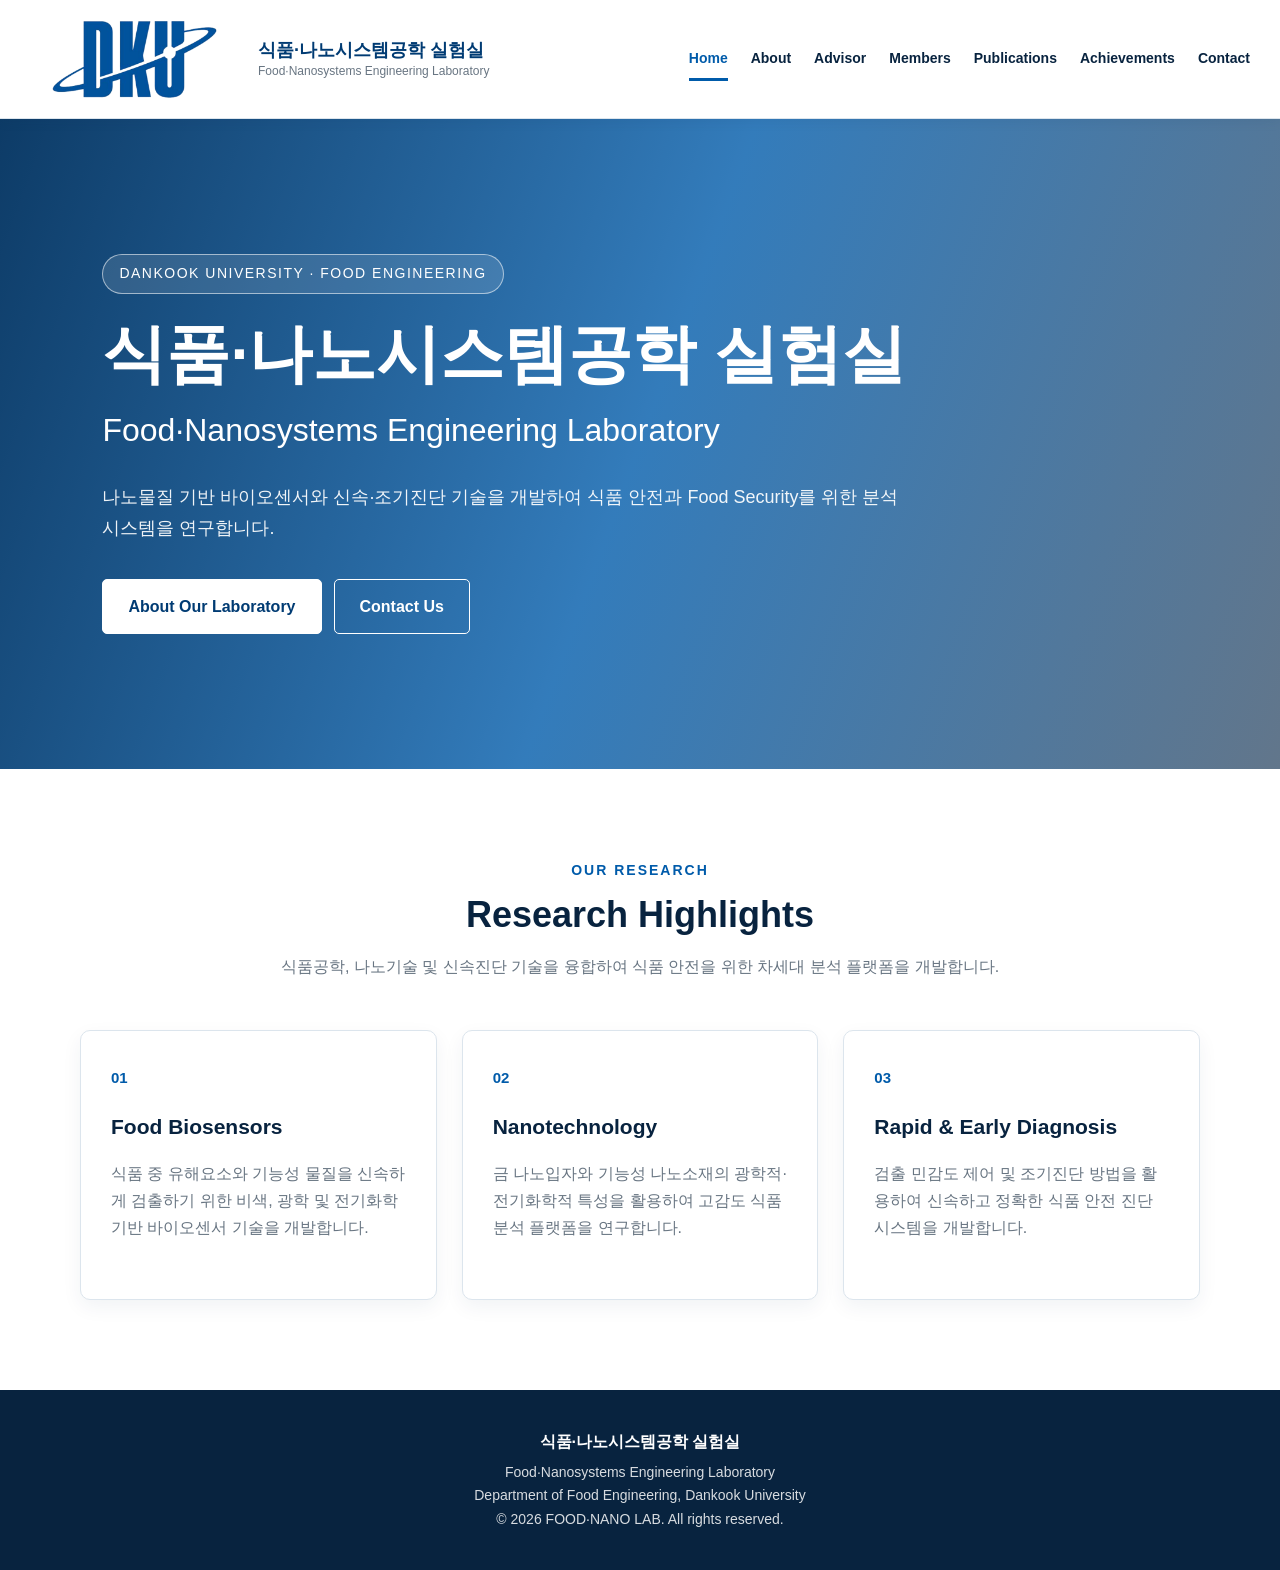
<file: index.html>
<!DOCTYPE html>
<html lang="ko">
<head>
  <meta charset="UTF-8">
  <meta name="viewport" content="width=device-width, initial-scale=1.0">
  <meta name="description" content="단국대학교 식품·나노시스템공학 실험실">
  <title>식품·나노시스템공학 실험실</title>
  <link rel="stylesheet" href="styles.css">
</head>
<body>

<header>
  <div class="header-inner">
    <a class="brand" href="index.html">
      <div class="brand-logo-box"><img src="dku-logo.png" alt="단국대학교 로고"></div>
      <div class="brand-text">
        <strong>식품·나노시스템공학 실험실</strong>
        <span>Food·Nanosystems Engineering Laboratory</span>
      </div>
    </a>
    
<nav aria-label="주요 메뉴">
  <a class="active" href="index.html">Home</a>
  <a href="about.html">About</a>
  <a href="advisor.html">Advisor</a>
  <a href="members.html">Members</a>
  <a href="publications.html">Publications</a>
  <a href="achievements.html">Achievements</a>
  <a href="contact.html">Contact</a>
</nav>

  </div>
</header>

<main>

<section class="hero">
  <div class="hero-content">
    <div class="hero-label">DANKOOK UNIVERSITY · FOOD ENGINEERING</div>
    <h1>식품·나노시스템공학 실험실</h1>
    <h2>Food·Nanosystems Engineering Laboratory</h2>
    <p>나노물질 기반 바이오센서와 신속·조기진단 기술을 개발하여 식품 안전과 Food Security를 위한 분석 시스템을 연구합니다.</p>
    <div class="button-group">
      <a class="button" href="about.html">About Our Laboratory</a>
      <a class="button button-outline" href="contact.html">Contact Us</a>
    </div>
  </div>
</section>
<section>
  <div class="section">
    <div class="section-heading">
      <span>OUR RESEARCH</span>
      <h2>Research Highlights</h2>
      <p>식품공학, 나노기술 및 신속진단 기술을 융합하여 식품 안전을 위한 차세대 분석 플랫폼을 개발합니다.</p>
    </div>
    <div class="research-grid">
      <article class="research-card"><div class="research-number">01</div><h3>Food Biosensors</h3><p>식품 중 유해요소와 기능성 물질을 신속하게 검출하기 위한 비색, 광학 및 전기화학 기반 바이오센서 기술을 개발합니다.</p></article>
      <article class="research-card"><div class="research-number">02</div><h3>Nanotechnology</h3><p>금 나노입자와 기능성 나노소재의 광학적·전기화학적 특성을 활용하여 고감도 식품 분석 플랫폼을 연구합니다.</p></article>
      <article class="research-card"><div class="research-number">03</div><h3>Rapid & Early Diagnosis</h3><p>검출 민감도 제어 및 조기진단 방법을 활용하여 신속하고 정확한 식품 안전 진단 시스템을 개발합니다.</p></article>
    </div>
  </div>
</section>

</main>

<footer>
  <strong>식품·나노시스템공학 실험실</strong>
  <p>Food·Nanosystems Engineering Laboratory</p>
  <p>Department of Food Engineering, Dankook University</p>
  <p>© 2026 FOOD·NANO LAB. All rights reserved.</p>
</footer>

</body>
</html>
</file>
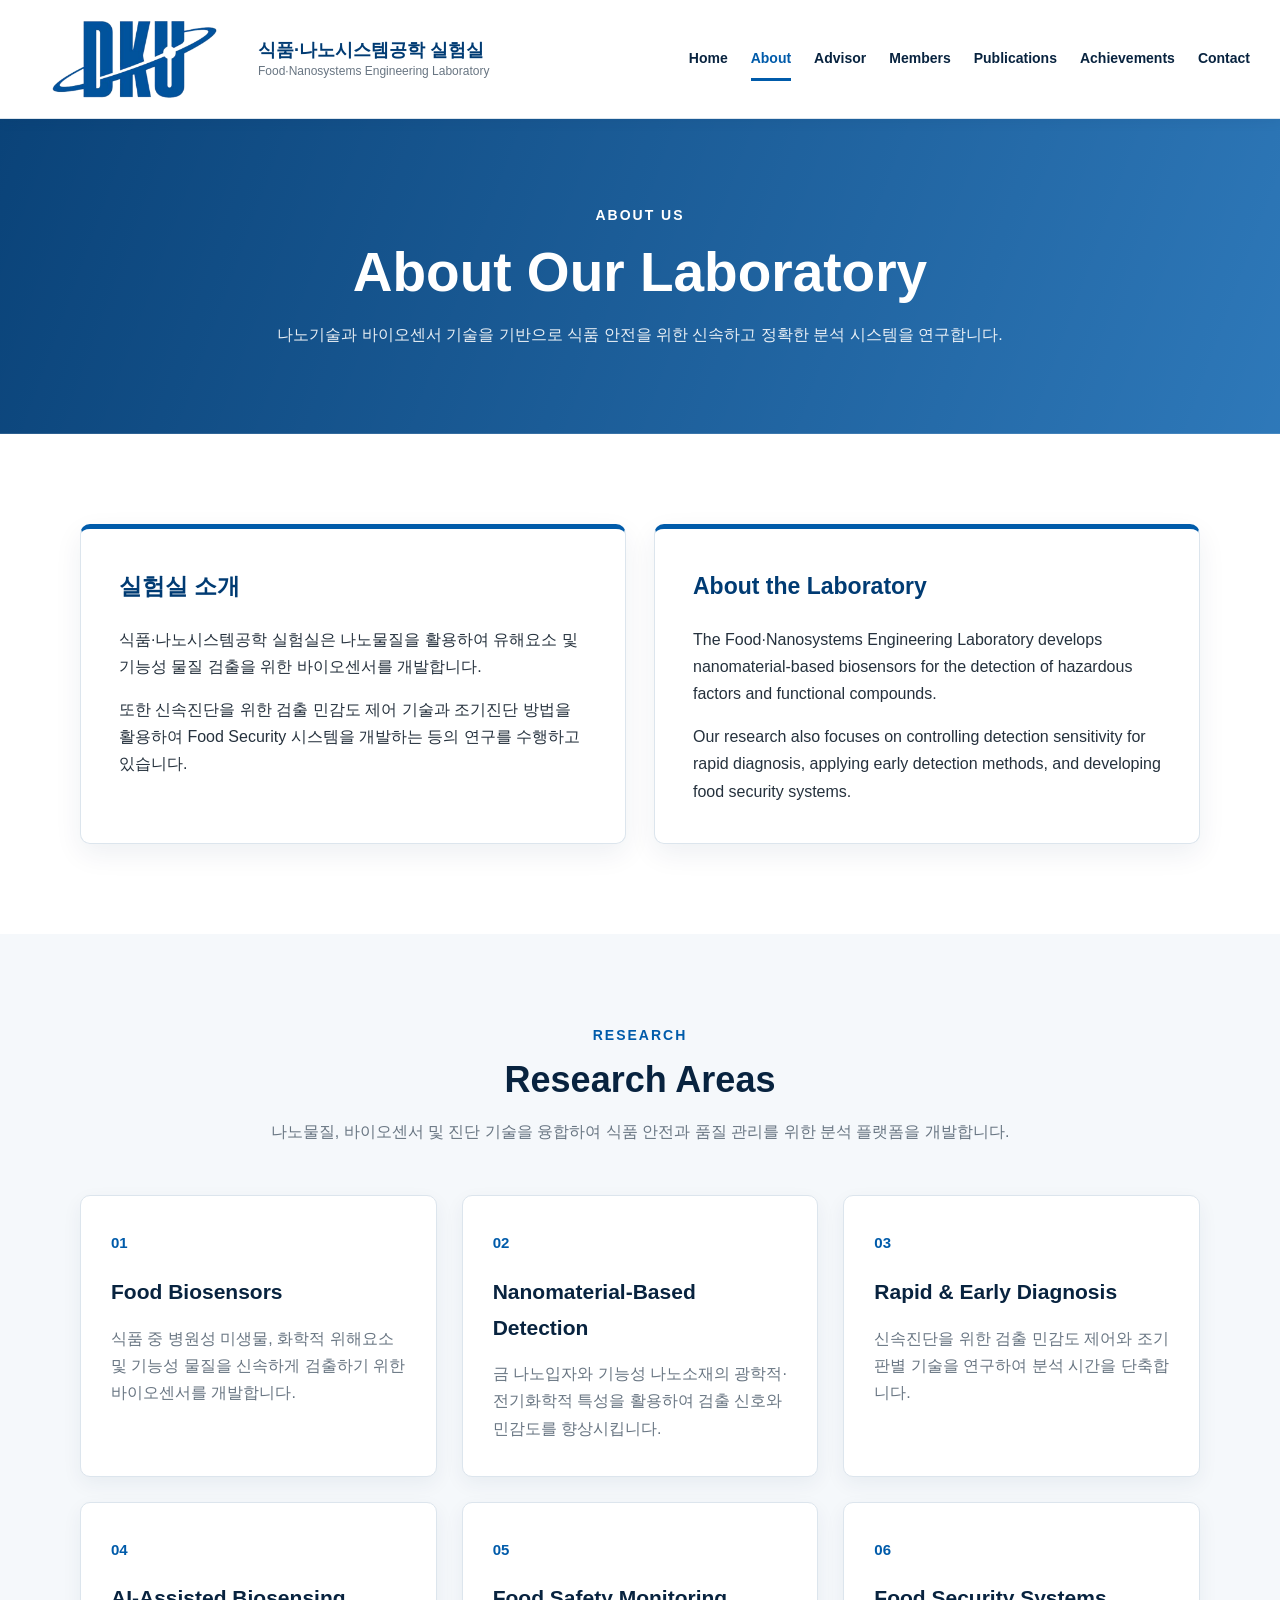
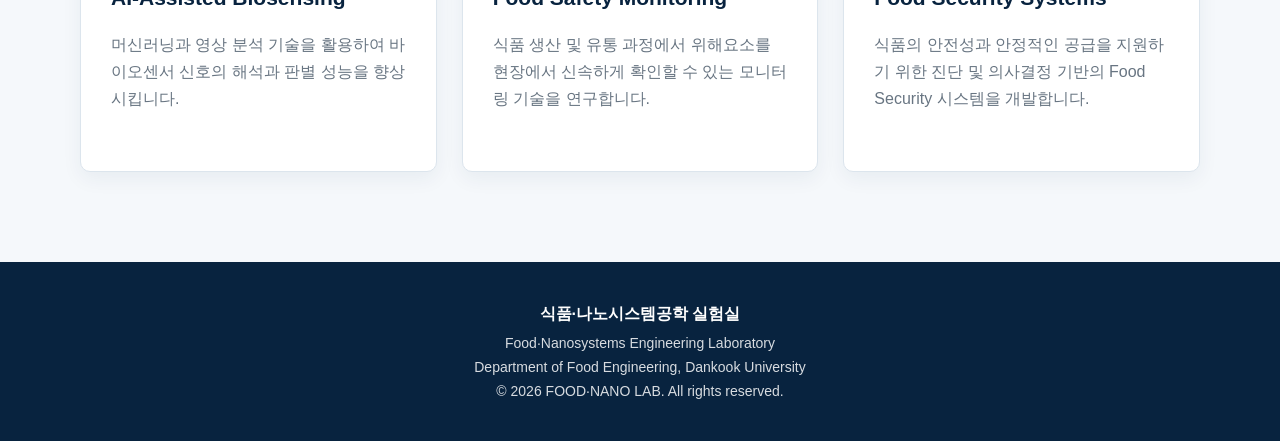
<file: about.html>
<!DOCTYPE html>
<html lang="ko">
<head>
  <meta charset="UTF-8">
  <meta name="viewport" content="width=device-width, initial-scale=1.0">
  <meta name="description" content="단국대학교 식품·나노시스템공학 실험실">
  <title>About | 식품·나노시스템공학 실험실</title>
  <link rel="stylesheet" href="styles.css">
</head>
<body>

<header>
  <div class="header-inner">
    <a class="brand" href="index.html">
      <div class="brand-logo-box"><img src="dku-logo.png" alt="단국대학교 로고"></div>
      <div class="brand-text">
        <strong>식품·나노시스템공학 실험실</strong>
        <span>Food·Nanosystems Engineering Laboratory</span>
      </div>
    </a>
    
<nav aria-label="주요 메뉴">
  <a href="index.html">Home</a>
  <a class="active" href="about.html">About</a>
  <a href="advisor.html">Advisor</a>
  <a href="members.html">Members</a>
  <a href="publications.html">Publications</a>
  <a href="achievements.html">Achievements</a>
  <a href="contact.html">Contact</a>
</nav>

  </div>
</header>

<main>

<section class="page-banner"><span>ABOUT US</span><h1>About Our Laboratory</h1><p>나노기술과 바이오센서 기술을 기반으로 식품 안전을 위한 신속하고 정확한 분석 시스템을 연구합니다.</p></section>
<section><div class="section">
  <div class="about-grid">
    <article class="about-card"><h3>실험실 소개</h3><p>식품·나노시스템공학 실험실은 나노물질을 활용하여 유해요소 및 기능성 물질 검출을 위한 바이오센서를 개발합니다.</p><p>또한 신속진단을 위한 검출 민감도 제어 기술과 조기진단 방법을 활용하여 Food Security 시스템을 개발하는 등의 연구를 수행하고 있습니다.</p></article>
    <article class="about-card"><h3>About the Laboratory</h3><p>The Food·Nanosystems Engineering Laboratory develops nanomaterial-based biosensors for the detection of hazardous factors and functional compounds.</p><p>Our research also focuses on controlling detection sensitivity for rapid diagnosis, applying early detection methods, and developing food security systems.</p></article>
  </div>
</div></section>
<section class="section-light"><div class="section">
  <div class="section-heading"><span>RESEARCH</span><h2>Research Areas</h2><p>나노물질, 바이오센서 및 진단 기술을 융합하여 식품 안전과 품질 관리를 위한 분석 플랫폼을 개발합니다.</p></div>
  <div class="research-grid">
    <article class="research-card"><div class="research-number">01</div><h3>Food Biosensors</h3><p>식품 중 병원성 미생물, 화학적 위해요소 및 기능성 물질을 신속하게 검출하기 위한 바이오센서를 개발합니다.</p></article>
    <article class="research-card"><div class="research-number">02</div><h3>Nanomaterial-Based Detection</h3><p>금 나노입자와 기능성 나노소재의 광학적·전기화학적 특성을 활용하여 검출 신호와 민감도를 향상시킵니다.</p></article>
    <article class="research-card"><div class="research-number">03</div><h3>Rapid & Early Diagnosis</h3><p>신속진단을 위한 검출 민감도 제어와 조기 판별 기술을 연구하여 분석 시간을 단축합니다.</p></article>
    <article class="research-card"><div class="research-number">04</div><h3>AI-Assisted Biosensing</h3><p>머신러닝과 영상 분석 기술을 활용하여 바이오센서 신호의 해석과 판별 성능을 향상시킵니다.</p></article>
    <article class="research-card"><div class="research-number">05</div><h3>Food Safety Monitoring</h3><p>식품 생산 및 유통 과정에서 위해요소를 현장에서 신속하게 확인할 수 있는 모니터링 기술을 연구합니다.</p></article>
    <article class="research-card"><div class="research-number">06</div><h3>Food Security Systems</h3><p>식품의 안전성과 안정적인 공급을 지원하기 위한 진단 및 의사결정 기반의 Food Security 시스템을 개발합니다.</p></article>
  </div>
</div></section>

</main>

<footer>
  <strong>식품·나노시스템공학 실험실</strong>
  <p>Food·Nanosystems Engineering Laboratory</p>
  <p>Department of Food Engineering, Dankook University</p>
  <p>© 2026 FOOD·NANO LAB. All rights reserved.</p>
</footer>

</body>
</html>
</file>
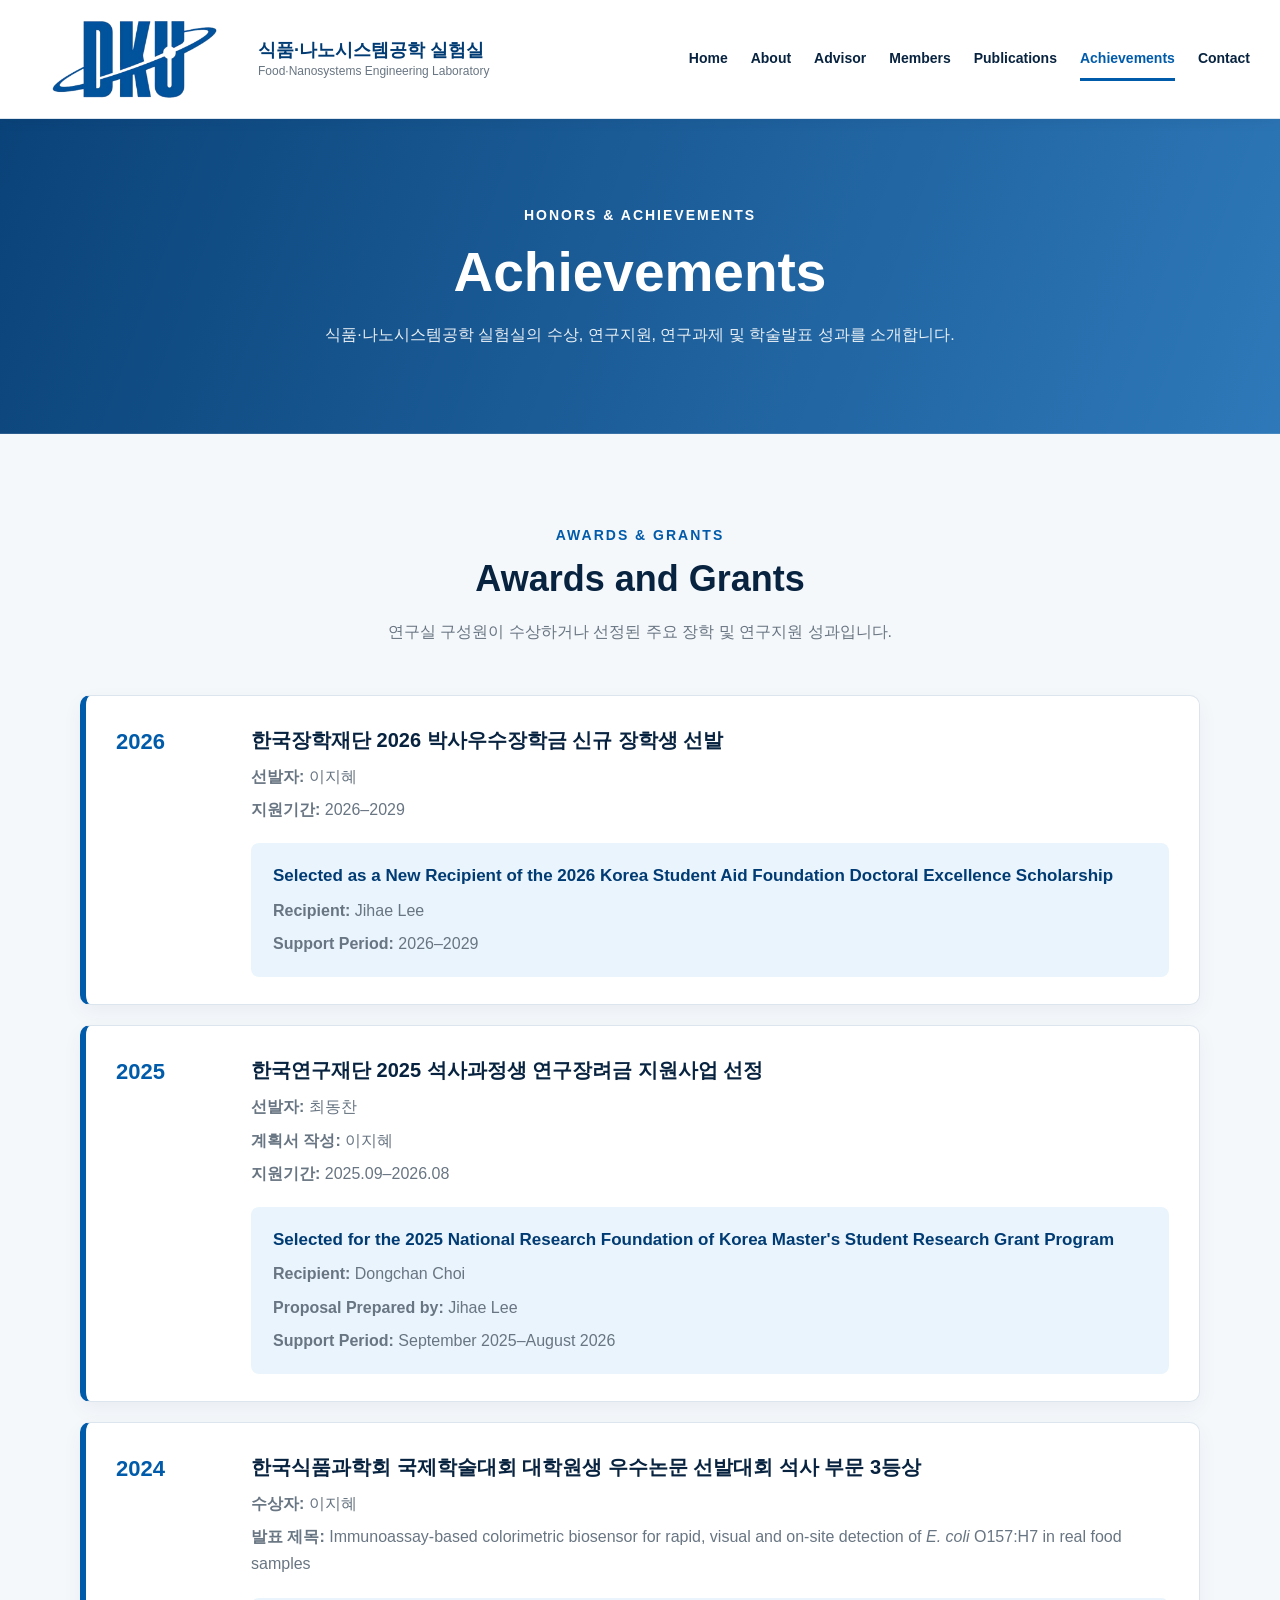
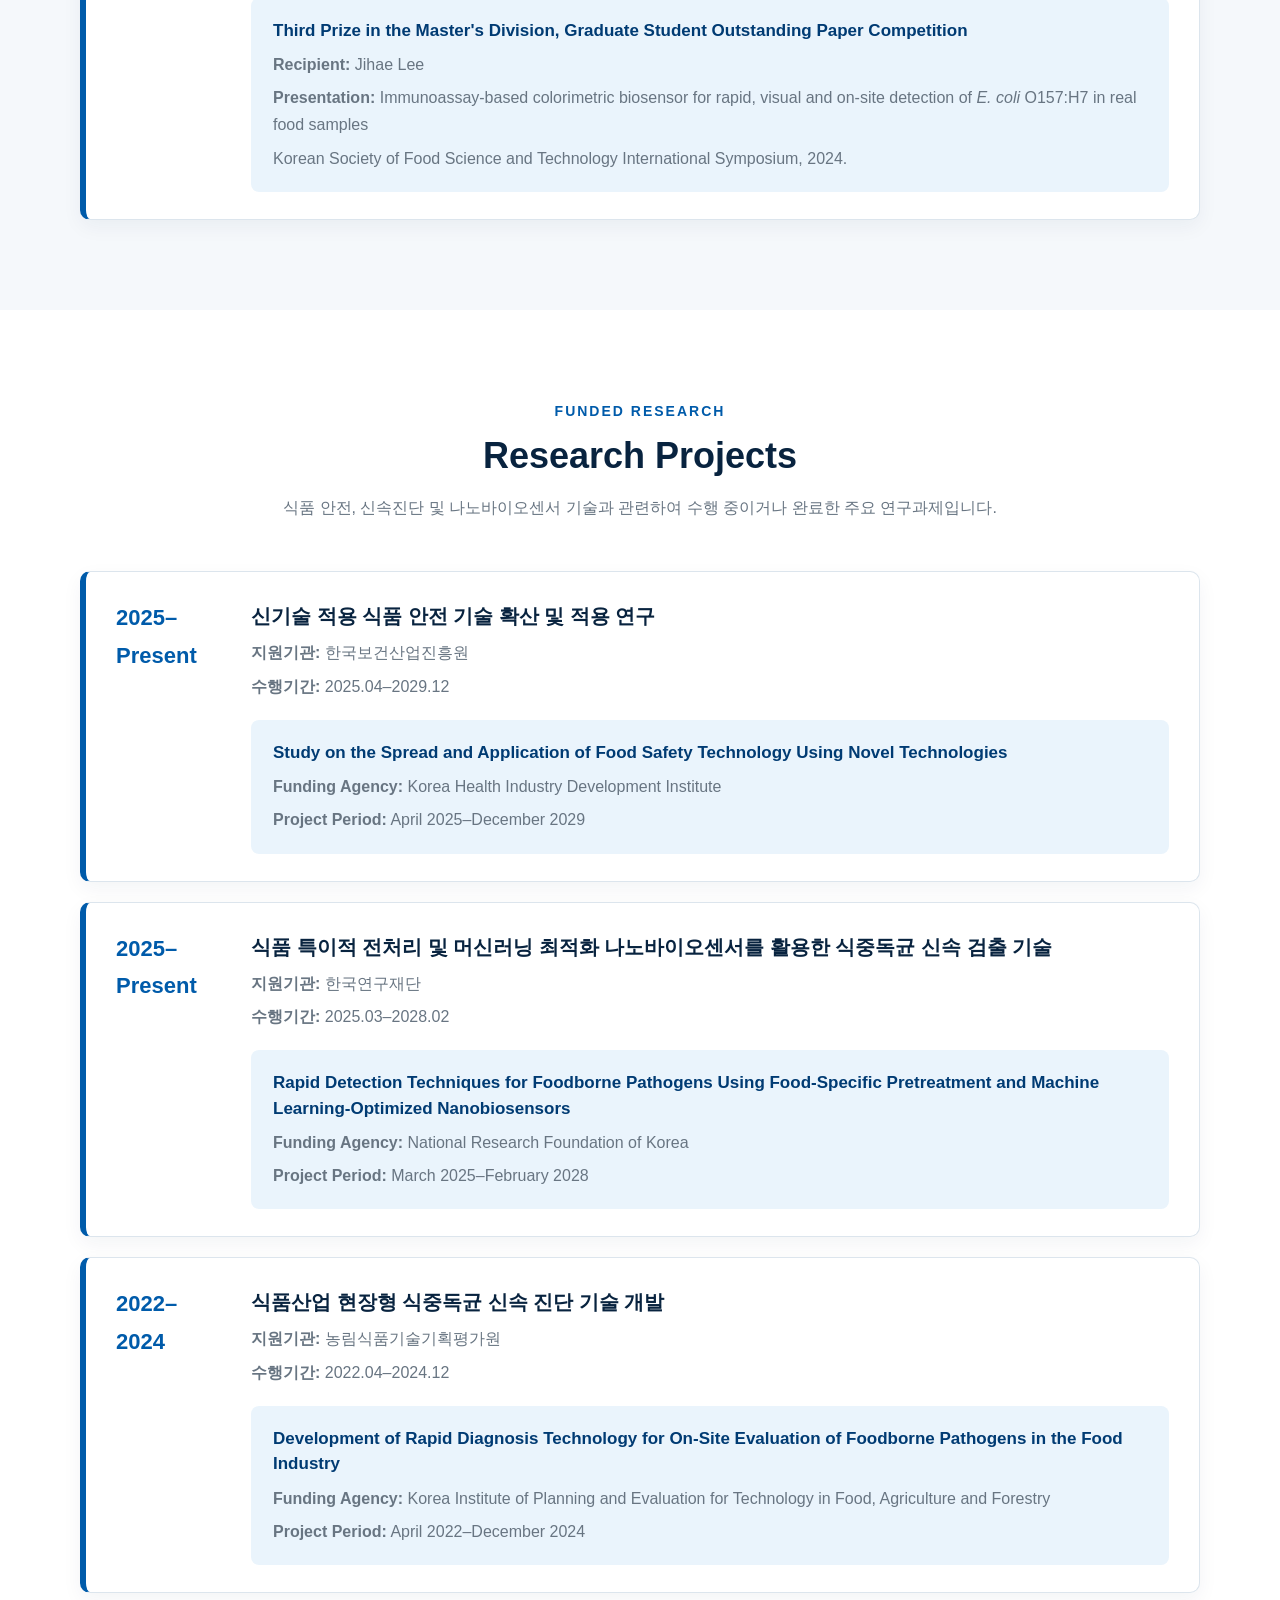
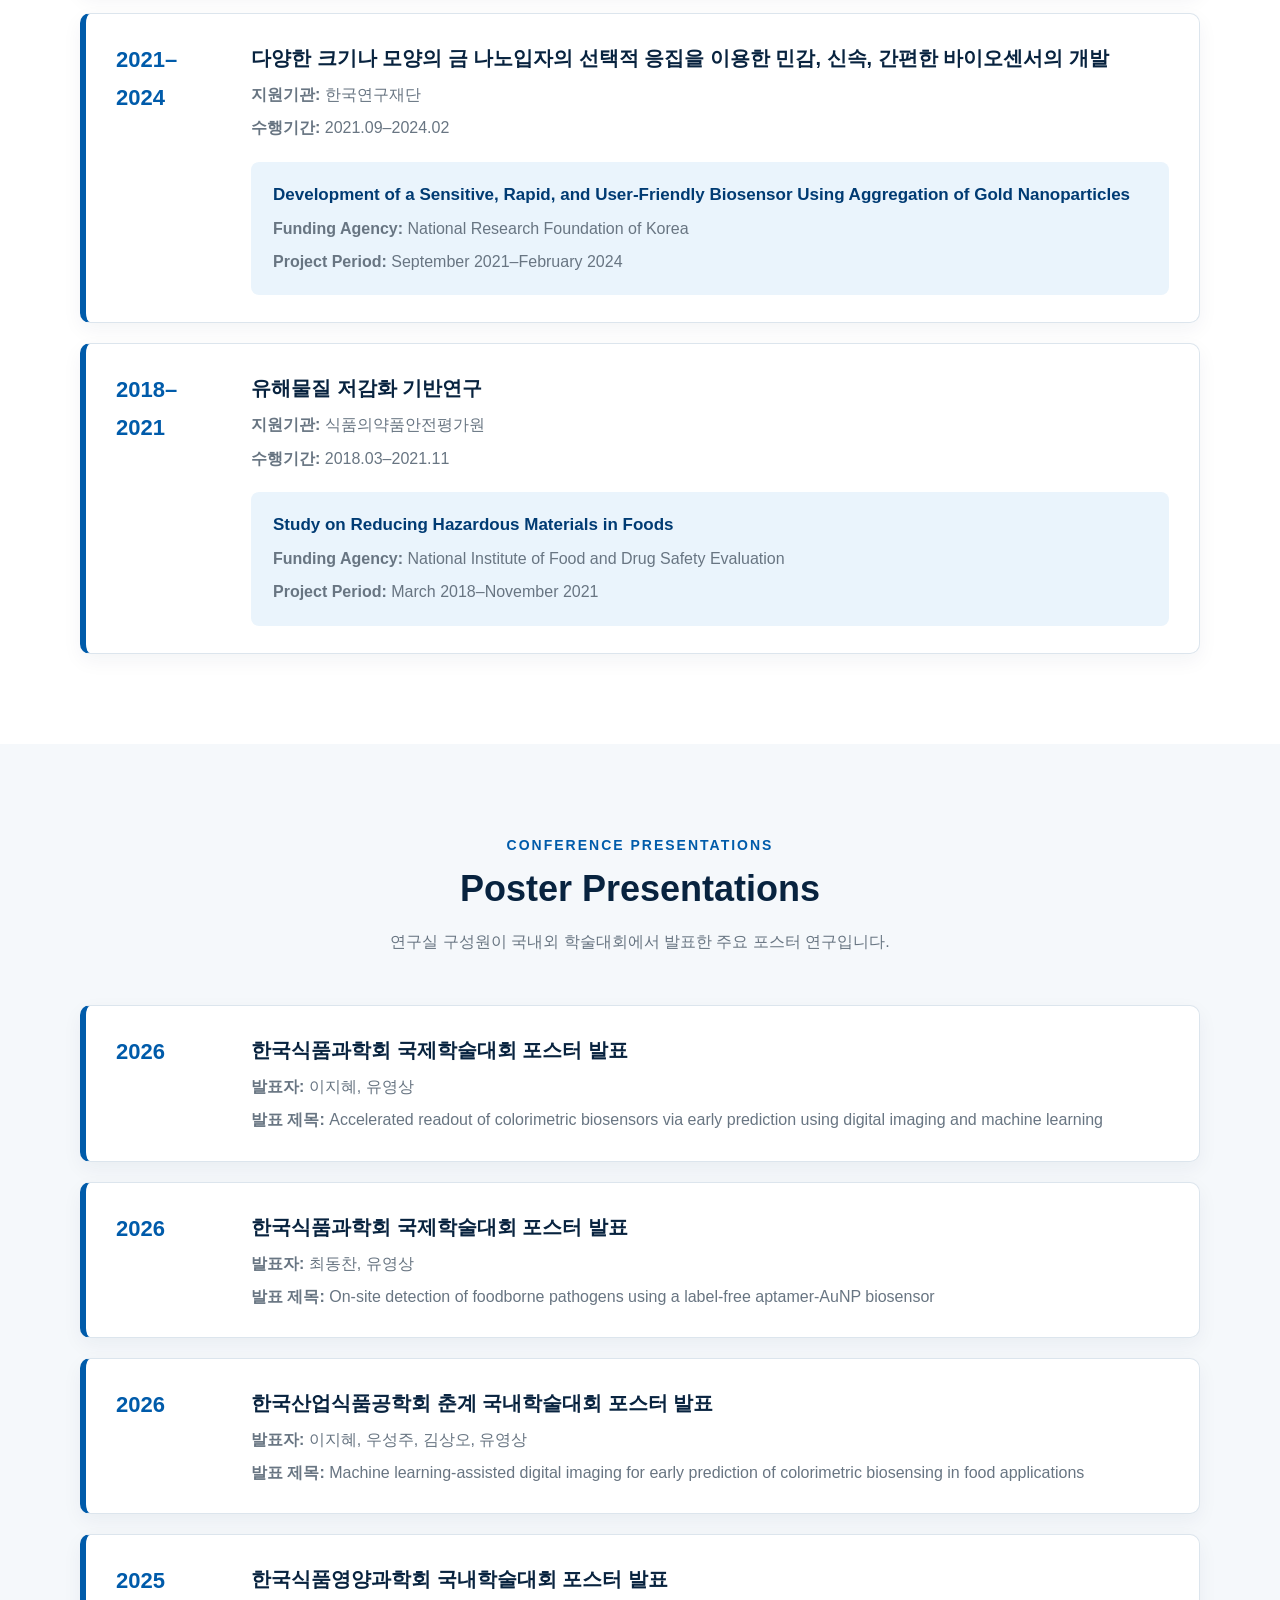
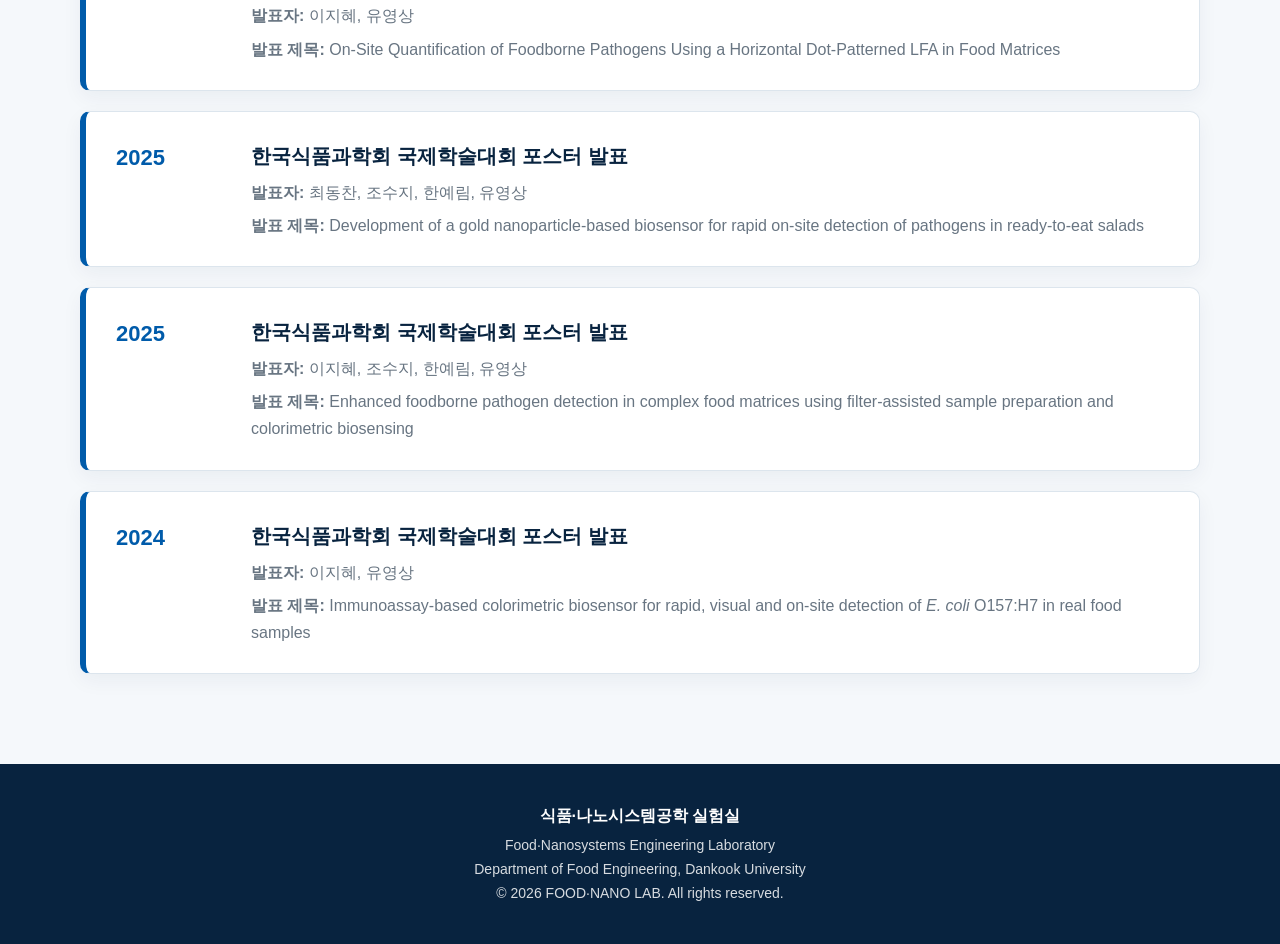
<file: achievements.html>
<!DOCTYPE html>
<html lang="ko">
<head>
  <meta charset="UTF-8">
  <meta name="viewport" content="width=device-width, initial-scale=1.0">
  <meta name="description" content="단국대학교 식품·나노시스템공학 실험실의 수상, 연구과제 및 학술발표">
  <title>Achievements | 식품·나노시스템공학 실험실</title>
  <link rel="stylesheet" href="styles.css">
</head>
<body>
<header>
  <div class="header-inner">
    <a class="brand" href="index.html">
      <div class="brand-logo-box"><img src="dku-logo.png" alt="단국대학교 로고"></div>
      <div class="brand-text">
        <strong>식품·나노시스템공학 실험실</strong>
        <span>Food·Nanosystems Engineering Laboratory</span>
      </div>
    </a>
    <nav aria-label="주요 메뉴">
      <a href="index.html">Home</a>
      <a href="about.html">About</a>
      <a href="advisor.html">Advisor</a>
      <a href="members.html">Members</a>
      <a href="publications.html">Publications</a>
      <a class="active" href="achievements.html">Achievements</a>
      <a href="contact.html">Contact</a>
    </nav>
  </div>
</header>

<main>
<section class="page-banner">
  <span>HONORS & ACHIEVEMENTS</span>
  <h1>Achievements</h1>
  <p>식품·나노시스템공학 실험실의 수상, 연구지원, 연구과제 및 학술발표 성과를 소개합니다.</p>
</section>

<section class="section-light">
  <div class="section">
    <div class="section-heading">
      <span>AWARDS & GRANTS</span>
      <h2>Awards and Grants</h2>
      <p>연구실 구성원이 수상하거나 선정된 주요 장학 및 연구지원 성과입니다.</p>
    </div>
    <div class="award-list">
      <article class="award-item">
        <div class="award-year">2026</div>
        <div class="award-content">
          <h3>한국장학재단 2026 박사우수장학금 신규 장학생 선발</h3>
          <p><strong>선발자:</strong> 이지혜</p>
          <p><strong>지원기간:</strong> 2026–2029</p>
          <div class="achievement-english">
            <h4>Selected as a New Recipient of the 2026 Korea Student Aid Foundation Doctoral Excellence Scholarship</h4>
            <p><strong>Recipient:</strong> Jihae Lee</p>
            <p><strong>Support Period:</strong> 2026–2029</p>
          </div>
        </div>
      </article>

      <article class="award-item">
        <div class="award-year">2025</div>
        <div class="award-content">
          <h3>한국연구재단 2025 석사과정생 연구장려금 지원사업 선정</h3>
          <p><strong>선발자:</strong> 최동찬</p>
          <p><strong>계획서 작성:</strong> 이지혜</p>
          <p><strong>지원기간:</strong> 2025.09–2026.08</p>
          <div class="achievement-english">
            <h4>Selected for the 2025 National Research Foundation of Korea Master's Student Research Grant Program</h4>
            <p><strong>Recipient:</strong> Dongchan Choi</p>
            <p><strong>Proposal Prepared by:</strong> Jihae Lee</p>
            <p><strong>Support Period:</strong> September 2025–August 2026</p>
          </div>
        </div>
      </article>

      <article class="award-item">
        <div class="award-year">2024</div>
        <div class="award-content">
          <h3>한국식품과학회 국제학술대회 대학원생 우수논문 선발대회 석사 부문 3등상</h3>
          <p><strong>수상자:</strong> 이지혜</p>
          <p><strong>발표 제목:</strong> Immunoassay-based colorimetric biosensor for rapid, visual and on-site detection of <em>E. coli</em> O157:H7 in real food samples</p>
          <div class="achievement-english">
            <h4>Third Prize in the Master's Division, Graduate Student Outstanding Paper Competition</h4>
            <p><strong>Recipient:</strong> Jihae Lee</p>
            <p><strong>Presentation:</strong> Immunoassay-based colorimetric biosensor for rapid, visual and on-site detection of <em>E. coli</em> O157:H7 in real food samples</p>
            <p>Korean Society of Food Science and Technology International Symposium, 2024.</p>
          </div>
        </div>
      </article>
    </div>
  </div>
</section>

<section>
  <div class="section">
    <div class="section-heading">
      <span>FUNDED RESEARCH</span>
      <h2>Research Projects</h2>
      <p>식품 안전, 신속진단 및 나노바이오센서 기술과 관련하여 수행 중이거나 완료한 주요 연구과제입니다.</p>
    </div>
    <div class="award-list">
      <article class="award-item">
        <div class="award-year">2025–<br>Present</div>
        <div class="award-content">
          <h3>신기술 적용 식품 안전 기술 확산 및 적용 연구</h3>
          <p><strong>지원기관:</strong> 한국보건산업진흥원</p>
          <p><strong>수행기간:</strong> 2025.04–2029.12</p>
          <div class="achievement-english">
            <h4>Study on the Spread and Application of Food Safety Technology Using Novel Technologies</h4>
            <p><strong>Funding Agency:</strong> Korea Health Industry Development Institute</p>
            <p><strong>Project Period:</strong> April 2025–December 2029</p>
          </div>
        </div>
      </article>

      <article class="award-item">
        <div class="award-year">2025–<br>Present</div>
        <div class="award-content">
          <h3>식품 특이적 전처리 및 머신러닝 최적화 나노바이오센서를 활용한 식중독균 신속 검출 기술</h3>
          <p><strong>지원기관:</strong> 한국연구재단</p>
          <p><strong>수행기간:</strong> 2025.03–2028.02</p>
          <div class="achievement-english">
            <h4>Rapid Detection Techniques for Foodborne Pathogens Using Food-Specific Pretreatment and Machine Learning-Optimized Nanobiosensors</h4>
            <p><strong>Funding Agency:</strong> National Research Foundation of Korea</p>
            <p><strong>Project Period:</strong> March 2025–February 2028</p>
          </div>
        </div>
      </article>

      <article class="award-item">
        <div class="award-year">2022–<br>2024</div>
        <div class="award-content">
          <h3>식품산업 현장형 식중독균 신속 진단 기술 개발</h3>
          <p><strong>지원기관:</strong> 농림식품기술기획평가원</p>
          <p><strong>수행기간:</strong> 2022.04–2024.12</p>
          <div class="achievement-english">
            <h4>Development of Rapid Diagnosis Technology for On-Site Evaluation of Foodborne Pathogens in the Food Industry</h4>
            <p><strong>Funding Agency:</strong> Korea Institute of Planning and Evaluation for Technology in Food, Agriculture and Forestry</p>
            <p><strong>Project Period:</strong> April 2022–December 2024</p>
          </div>
        </div>
      </article>

      <article class="award-item">
        <div class="award-year">2021–<br>2024</div>
        <div class="award-content">
          <h3>다양한 크기나 모양의 금 나노입자의 선택적 응집을 이용한 민감, 신속, 간편한 바이오센서의 개발</h3>
          <p><strong>지원기관:</strong> 한국연구재단</p>
          <p><strong>수행기간:</strong> 2021.09–2024.02</p>
          <div class="achievement-english">
            <h4>Development of a Sensitive, Rapid, and User-Friendly Biosensor Using Aggregation of Gold Nanoparticles</h4>
            <p><strong>Funding Agency:</strong> National Research Foundation of Korea</p>
            <p><strong>Project Period:</strong> September 2021–February 2024</p>
          </div>
        </div>
      </article>

      <article class="award-item">
        <div class="award-year">2018–<br>2021</div>
        <div class="award-content">
          <h3>유해물질 저감화 기반연구</h3>
          <p><strong>지원기관:</strong> 식품의약품안전평가원</p>
          <p><strong>수행기간:</strong> 2018.03–2021.11</p>
          <div class="achievement-english">
            <h4>Study on Reducing Hazardous Materials in Foods</h4>
            <p><strong>Funding Agency:</strong> National Institute of Food and Drug Safety Evaluation</p>
            <p><strong>Project Period:</strong> March 2018–November 2021</p>
          </div>
        </div>
      </article>
    </div>
  </div>
</section>

<section class="section-light">
  <div class="section">
    <div class="section-heading">
      <span>CONFERENCE PRESENTATIONS</span>
      <h2>Poster Presentations</h2>
      <p>연구실 구성원이 국내외 학술대회에서 발표한 주요 포스터 연구입니다.</p>
    </div>
    <div class="award-list">
      <article class="award-item"><div class="award-year">2026</div><div class="award-content"><h3>한국식품과학회 국제학술대회 포스터 발표</h3><p><strong>발표자:</strong> 이지혜, 유영상</p><p><strong>발표 제목:</strong> Accelerated readout of colorimetric biosensors via early prediction using digital imaging and machine learning</p></div></article>
      <article class="award-item"><div class="award-year">2026</div><div class="award-content"><h3>한국식품과학회 국제학술대회 포스터 발표</h3><p><strong>발표자:</strong> 최동찬, 유영상</p><p><strong>발표 제목:</strong> On-site detection of foodborne pathogens using a label-free aptamer-AuNP biosensor</p></div></article>
      <article class="award-item"><div class="award-year">2026</div><div class="award-content"><h3>한국산업식품공학회 춘계 국내학술대회 포스터 발표</h3><p><strong>발표자:</strong> 이지혜, 우성주, 김상오, 유영상</p><p><strong>발표 제목:</strong> Machine learning-assisted digital imaging for early prediction of colorimetric biosensing in food applications</p></div></article>
      <article class="award-item"><div class="award-year">2025</div><div class="award-content"><h3>한국식품영양과학회 국내학술대회 포스터 발표</h3><p><strong>발표자:</strong> 이지혜, 유영상</p><p><strong>발표 제목:</strong> On-Site Quantification of Foodborne Pathogens Using a Horizontal Dot-Patterned LFA in Food Matrices</p></div></article>
      <article class="award-item"><div class="award-year">2025</div><div class="award-content"><h3>한국식품과학회 국제학술대회 포스터 발표</h3><p><strong>발표자:</strong> 최동찬, 조수지, 한예림, 유영상</p><p><strong>발표 제목:</strong> Development of a gold nanoparticle-based biosensor for rapid on-site detection of pathogens in ready-to-eat salads</p></div></article>
      <article class="award-item"><div class="award-year">2025</div><div class="award-content"><h3>한국식품과학회 국제학술대회 포스터 발표</h3><p><strong>발표자:</strong> 이지혜, 조수지, 한예림, 유영상</p><p><strong>발표 제목:</strong> Enhanced foodborne pathogen detection in complex food matrices using filter-assisted sample preparation and colorimetric biosensing</p></div></article>
      <article class="award-item"><div class="award-year">2024</div><div class="award-content"><h3>한국식품과학회 국제학술대회 포스터 발표</h3><p><strong>발표자:</strong> 이지혜, 유영상</p><p><strong>발표 제목:</strong> Immunoassay-based colorimetric biosensor for rapid, visual and on-site detection of <em>E. coli</em> O157:H7 in real food samples</p></div></article>
    </div>
  </div>
</section>
</main>

<footer>
  <strong>식품·나노시스템공학 실험실</strong>
  <p>Food·Nanosystems Engineering Laboratory</p>
  <p>Department of Food Engineering, Dankook University</p>
  <p>© 2026 FOOD·NANO LAB. All rights reserved.</p>
</footer>
</body>
</html>
</file>
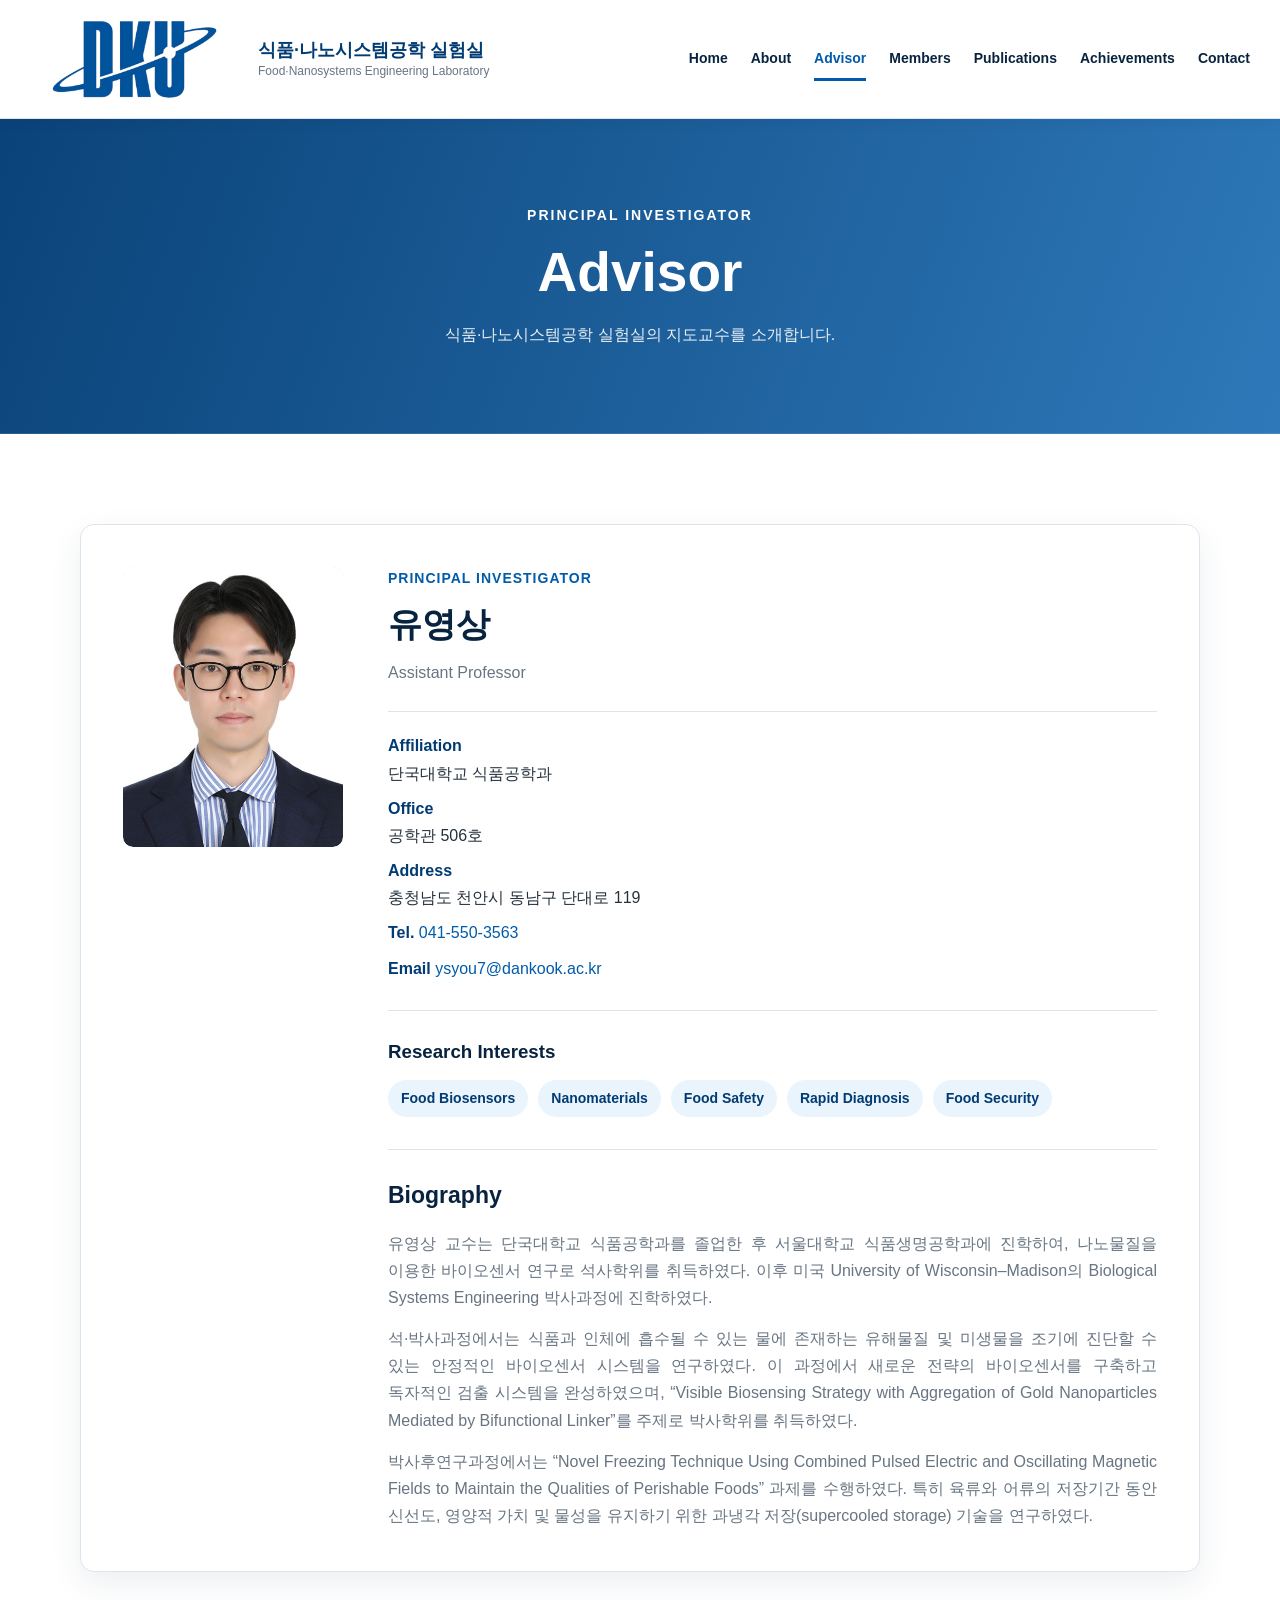
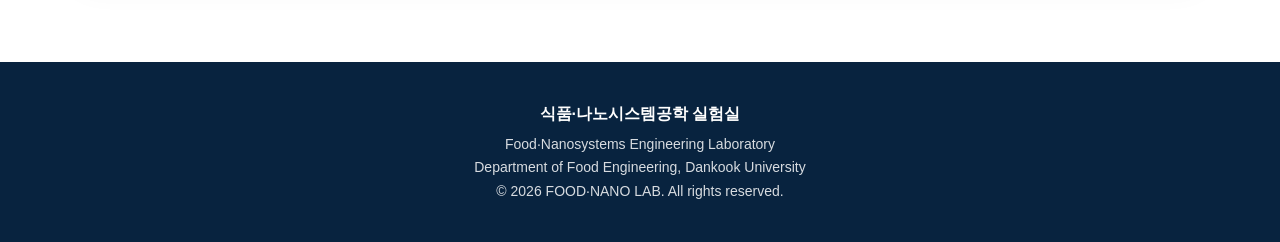
<file: advisor.html>
<!DOCTYPE html>
<html lang="ko">
<head>
  <meta charset="UTF-8">
  <meta name="viewport" content="width=device-width, initial-scale=1.0">
  <meta name="description" content="단국대학교 식품·나노시스템공학 실험실">
  <title>Advisor | 식품·나노시스템공학 실험실</title>
  <link rel="stylesheet" href="styles.css">
</head>
<body>

<header>
  <div class="header-inner">
    <a class="brand" href="index.html">
      <div class="brand-logo-box"><img src="dku-logo.png" alt="단국대학교 로고"></div>
      <div class="brand-text">
        <strong>식품·나노시스템공학 실험실</strong>
        <span>Food·Nanosystems Engineering Laboratory</span>
      </div>
    </a>
    
<nav aria-label="주요 메뉴">
  <a href="index.html">Home</a>
  <a href="about.html">About</a>
  <a class="active" href="advisor.html">Advisor</a>
  <a href="members.html">Members</a>
  <a href="publications.html">Publications</a>
  <a href="achievements.html">Achievements</a>
  <a href="contact.html">Contact</a>
</nav>

  </div>
</header>

<main>

<section class="page-banner"><span>PRINCIPAL INVESTIGATOR</span><h1>Advisor</h1><p>식품·나노시스템공학 실험실의 지도교수를 소개합니다.</p></section>
<section><div class="section">
  <article class="profile-card">
    <div class="profile-photo"><img src="advisor.jpg" alt="유영상 교수"></div>
    <div class="profile-content">
      <div class="profile-role">PRINCIPAL INVESTIGATOR</div>
      <h2>유영상</h2>
      <div class="profile-status">Assistant Professor</div>
      <div class="profile-info">
        <p><strong>Affiliation</strong><br>단국대학교 식품공학과</p>
        <p><strong>Office</strong><br>공학관 506호</p>
        <p><strong>Address</strong><br>충청남도 천안시 동남구 단대로 119</p>
        <p><strong>Tel.</strong> <a href="tel:0415503563">041-550-3563</a></p>
        <p><strong>Email</strong> <a href="mailto:ysyou7@dankook.ac.kr">ysyou7@dankook.ac.kr</a></p>
      </div>
      <div class="research-interests"><h3>Research Interests</h3><div class="tag-list">
        <span class="tag">Food Biosensors</span><span class="tag">Nanomaterials</span><span class="tag">Food Safety</span><span class="tag">Rapid Diagnosis</span><span class="tag">Food Security</span>
      </div></div>

      <div class="advisor-detail-section">
        <h3>Biography</h3>
        <p>
          유영상 교수는 단국대학교 식품공학과를 졸업한 후 서울대학교 식품생명공학과에 진학하여,
          나노물질을 이용한 바이오센서 연구로 석사학위를 취득하였다. 이후 미국
          University of Wisconsin–Madison의 Biological Systems Engineering 박사과정에 진학하였다.
        </p>
        <p>
          석·박사과정에서는 식품과 인체에 흡수될 수 있는 물에 존재하는 유해물질 및 미생물을
          조기에 진단할 수 있는 안정적인 바이오센서 시스템을 연구하였다. 이 과정에서 새로운
          전략의 바이오센서를 구축하고 독자적인 검출 시스템을 완성하였으며,
          “Visible Biosensing Strategy with Aggregation of Gold Nanoparticles Mediated by
          Bifunctional Linker”를 주제로 박사학위를 취득하였다.
        </p>
        <p>
          박사후연구과정에서는 “Novel Freezing Technique Using Combined Pulsed Electric and
          Oscillating Magnetic Fields to Maintain the Qualities of Perishable Foods” 과제를 수행하였다.
          특히 육류와 어류의 저장기간 동안 신선도, 영양적 가치 및 물성을 유지하기 위한
          과냉각 저장(supercooled storage) 기술을 연구하였다.
        </p>
      </div>

    </div>
  </article>
</div></section>

</main>

<footer>
  <strong>식품·나노시스템공학 실험실</strong>
  <p>Food·Nanosystems Engineering Laboratory</p>
  <p>Department of Food Engineering, Dankook University</p>
  <p>© 2026 FOOD·NANO LAB. All rights reserved.</p>
</footer>

</body>
</html>
</file>
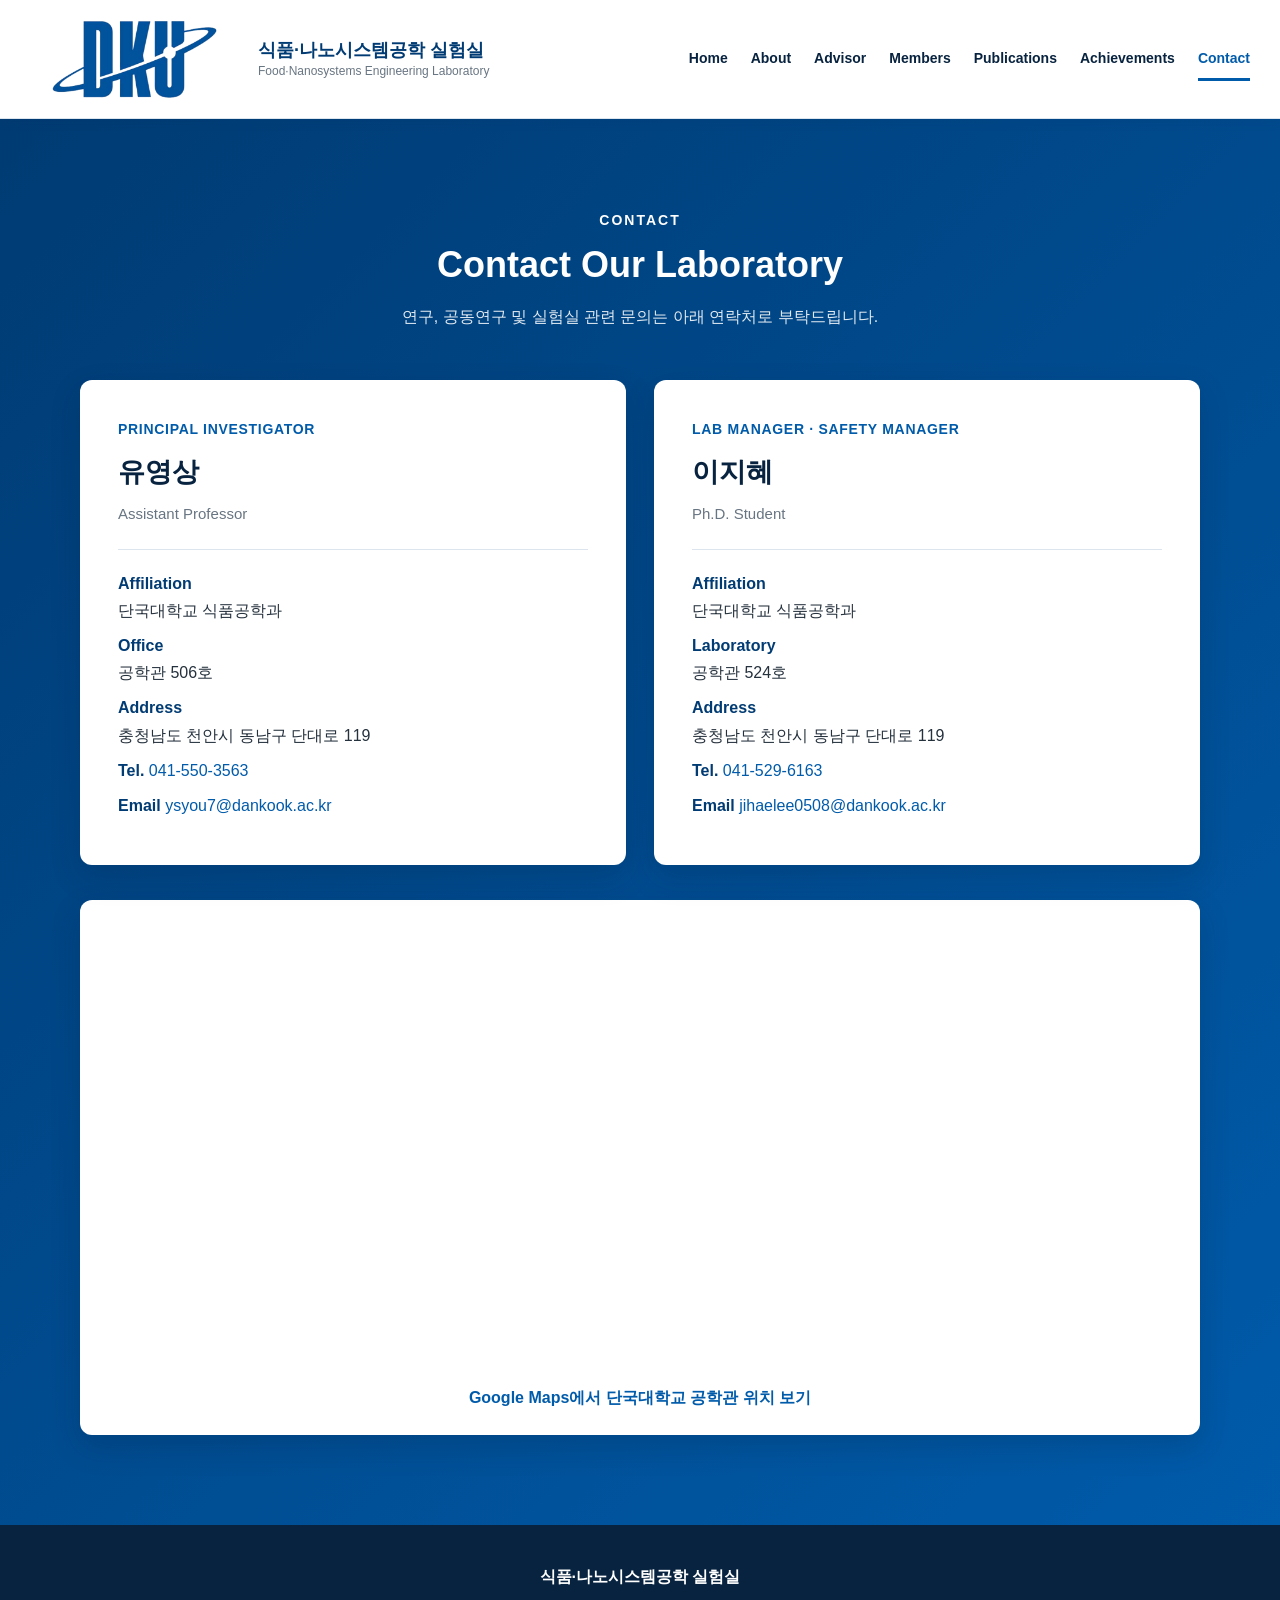
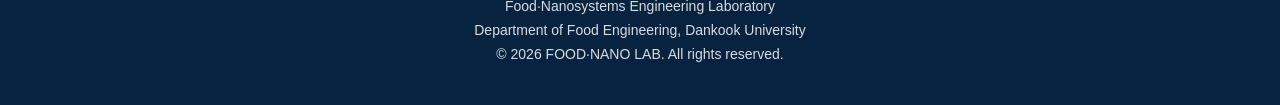
<file: contact.html>
<!DOCTYPE html>
<html lang="ko">
<head>
  <meta charset="UTF-8">
  <meta name="viewport" content="width=device-width, initial-scale=1.0">
  <meta name="description" content="단국대학교 식품·나노시스템공학 실험실">
  <title>Contact | 식품·나노시스템공학 실험실</title>
  <link rel="stylesheet" href="styles.css">
</head>
<body>

<header>
  <div class="header-inner">
    <a class="brand" href="index.html">
      <div class="brand-logo-box"><img src="dku-logo.png" alt="단국대학교 로고"></div>
      <div class="brand-text">
        <strong>식품·나노시스템공학 실험실</strong>
        <span>Food·Nanosystems Engineering Laboratory</span>
      </div>
    </a>
    
<nav aria-label="주요 메뉴">
  <a href="index.html">Home</a>
  <a href="about.html">About</a>
  <a href="advisor.html">Advisor</a>
  <a href="members.html">Members</a>
  <a href="publications.html">Publications</a>
  <a href="achievements.html">Achievements</a>
  <a class="active" href="contact.html">Contact</a>
</nav>

  </div>
</header>

<main>

<section class="contact-page"><div class="section">
  <div class="section-heading"><span>CONTACT</span><h2>Contact Our Laboratory</h2><p>연구, 공동연구 및 실험실 관련 문의는 아래 연락처로 부탁드립니다.</p></div>
  <div class="contact-grid">
    <article class="contact-card"><div class="contact-role">PRINCIPAL INVESTIGATOR</div><h3>유영상</h3><div class="contact-status">Assistant Professor</div><div class="contact-info">
      <p><strong>Affiliation</strong><br>단국대학교 식품공학과</p><p><strong>Office</strong><br>공학관 506호</p><p><strong>Address</strong><br>충청남도 천안시 동남구 단대로 119</p><p><strong>Tel.</strong> <a href="tel:0415503563">041-550-3563</a></p><p><strong>Email</strong> <a href="mailto:ysyou7@dankook.ac.kr">ysyou7@dankook.ac.kr</a></p>
    </div></article>
    <article class="contact-card"><div class="contact-role">LAB MANAGER · SAFETY MANAGER</div><h3>이지혜</h3><div class="contact-status">Ph.D. Student</div><div class="contact-info">
      <p><strong>Affiliation</strong><br>단국대학교 식품공학과</p><p><strong>Laboratory</strong><br>공학관 524호</p><p><strong>Address</strong><br>충청남도 천안시 동남구 단대로 119</p><p><strong>Tel.</strong> <a href="tel:0415296163">041-529-6163</a></p><p><strong>Email</strong> <a href="mailto:jihaelee0508@dankook.ac.kr">jihaelee0508@dankook.ac.kr</a></p>
    </div></article>
  </div>
  <div class="map-box">
    <iframe title="단국대학교 천안캠퍼스 공학관 위치" src="https://www.google.com/maps?q=36.838488,127.1701378&z=19&output=embed" loading="lazy" allowfullscreen referrerpolicy="no-referrer-when-downgrade"></iframe>
    <div class="map-link"><a href="https://www.google.com/maps/place/%EB%8B%A8%EA%B5%AD%EB%8C%80%ED%95%99%EA%B5%90+%EA%B3%B5%ED%95%99%EB%8C%80%ED%95%99/data=!4m10!1m2!2m1!1z64uo6rWt64yA7ZWZ6rWQIOqzte2VmeuMgO2VmQ!3m6!1s0x357b291f8ac14ecf:0x346041511ec1ffc0!8m2!3d36.838488!4d127.1701378!15sChzri6jqta3rjIDtlZnqtZAg6rO17ZWZ64yA7ZWZkgEJZWR1Y2F0aW9u4AEA!16s%2Fg%2F11kj8__042" target="_blank" rel="noopener noreferrer">Google Maps에서 단국대학교 공학관 위치 보기</a></div>
  </div>
</div></section>

</main>

<footer>
  <strong>식품·나노시스템공학 실험실</strong>
  <p>Food·Nanosystems Engineering Laboratory</p>
  <p>Department of Food Engineering, Dankook University</p>
  <p>© 2026 FOOD·NANO LAB. All rights reserved.</p>
</footer>

</body>
</html>
</file>
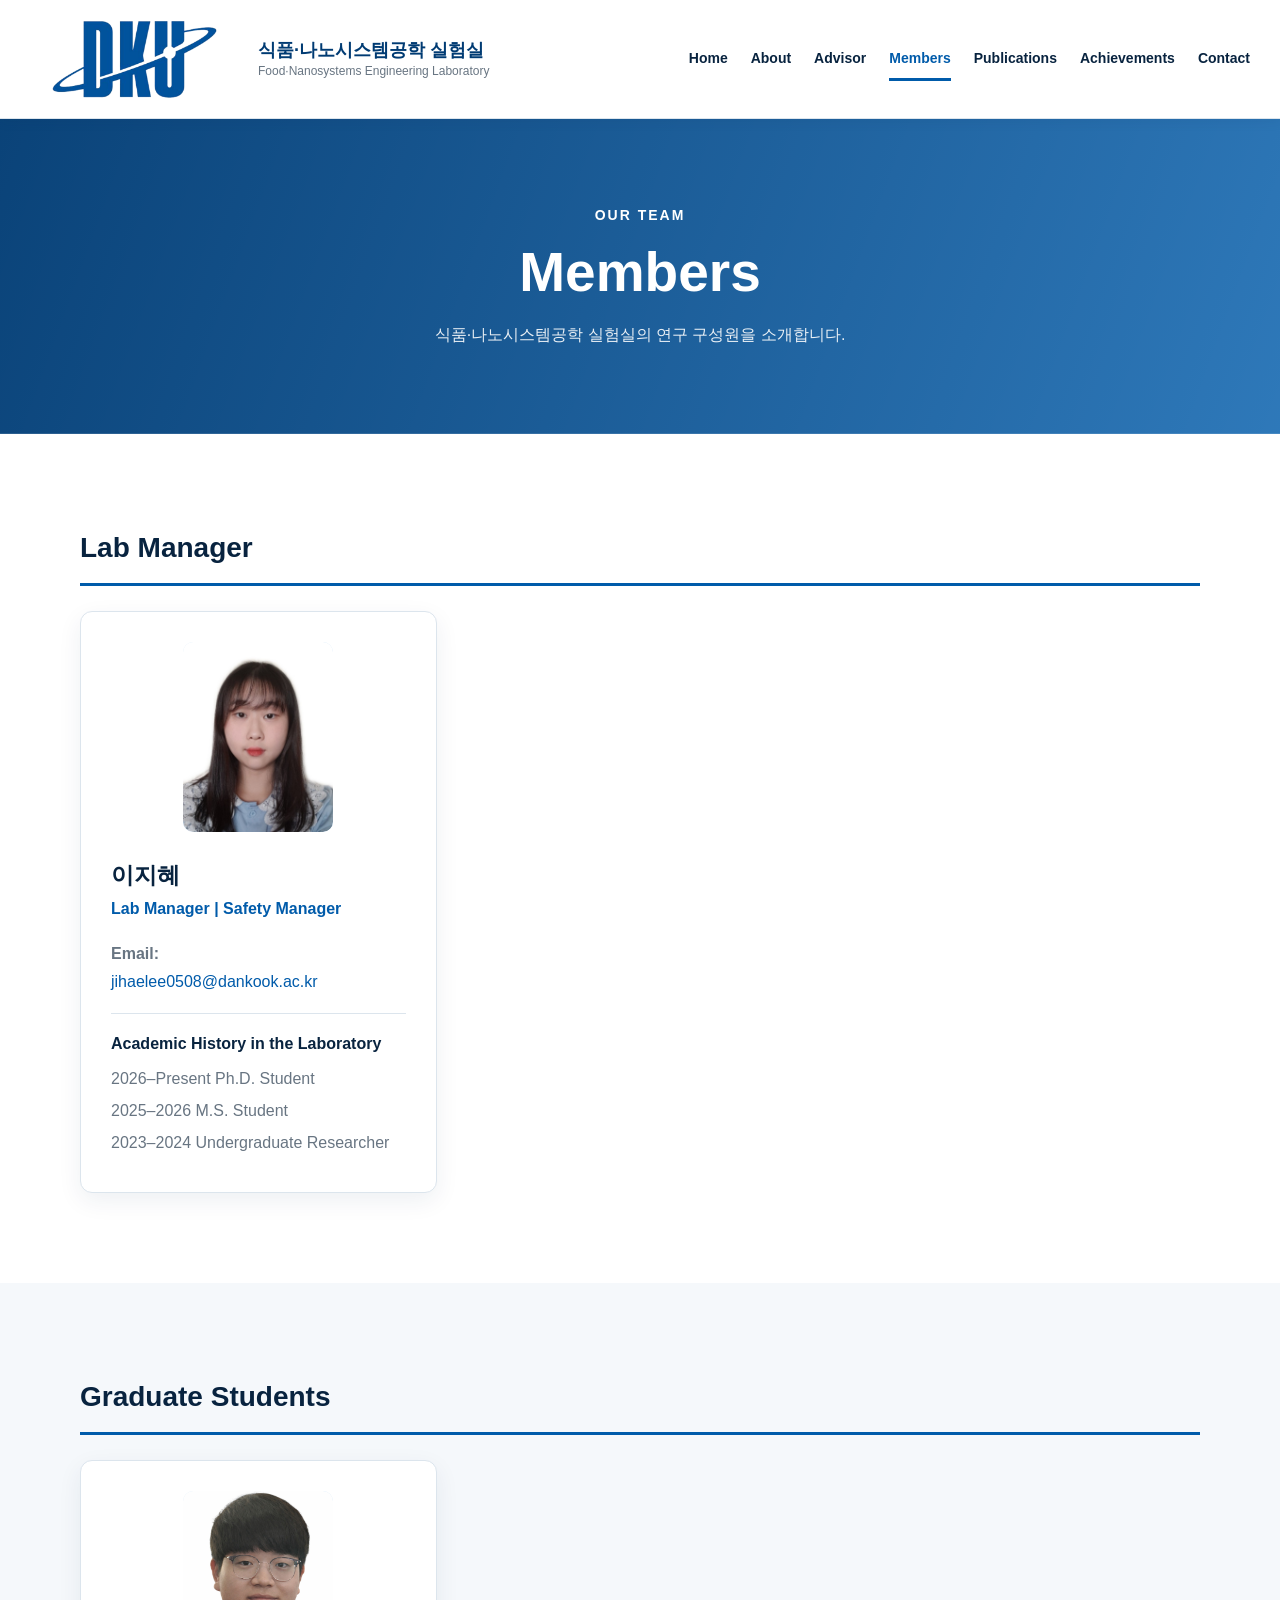
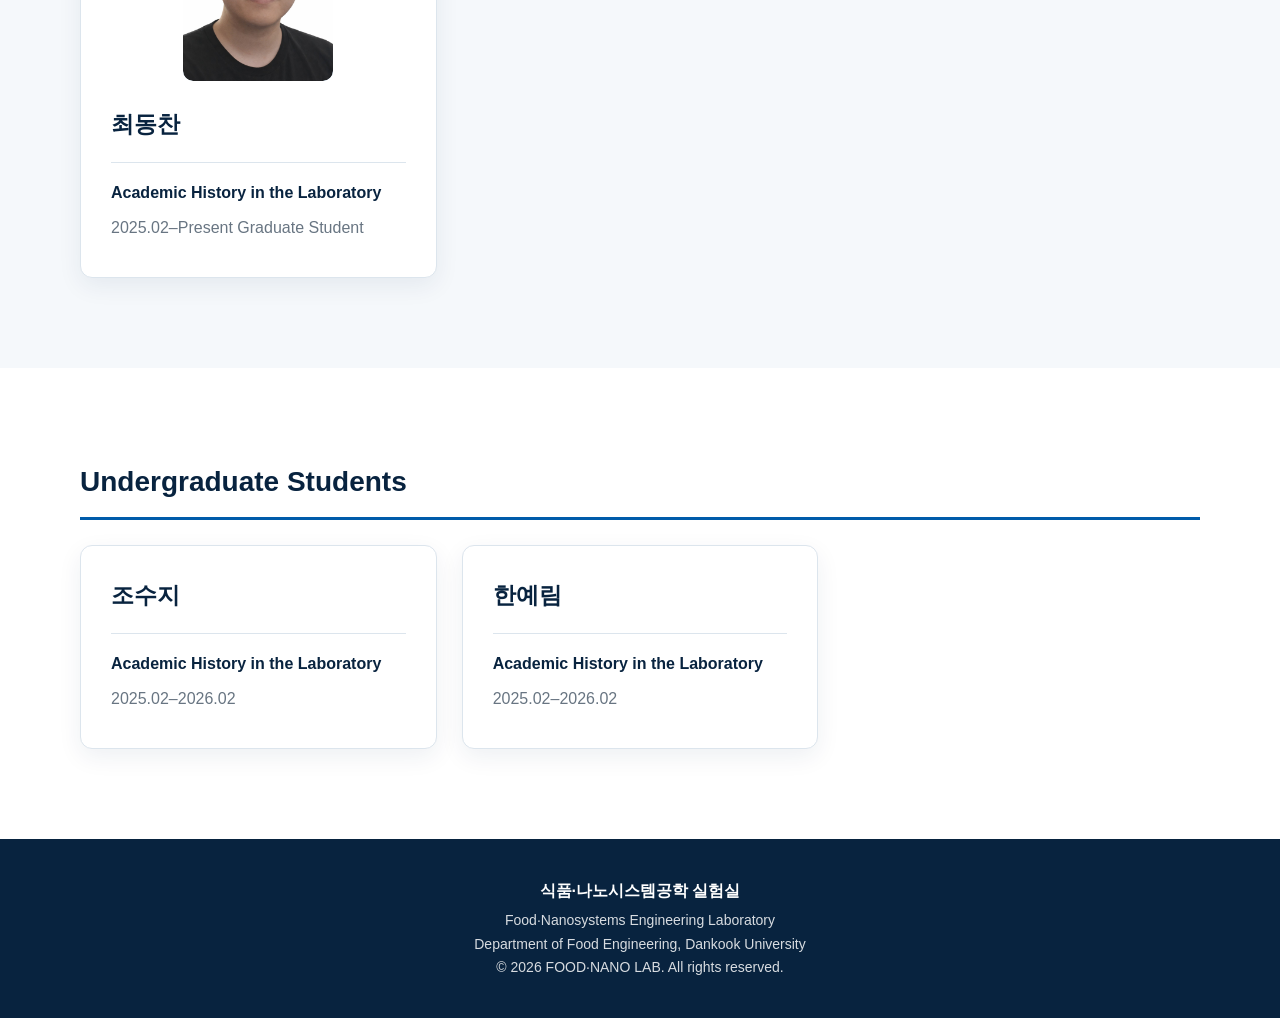
<file: members.html>
<!DOCTYPE html>
<html lang="ko">
<head>
  <meta charset="UTF-8">
  <meta name="viewport" content="width=device-width, initial-scale=1.0">
  <meta name="description" content="단국대학교 식품·나노시스템공학 실험실 구성원">
  <title>Members | 식품·나노시스템공학 실험실</title>
  <link rel="stylesheet" href="styles.css">
</head>
<body>
<header>
  <div class="header-inner">
    <a class="brand" href="index.html">
      <div class="brand-logo-box"><img src="dku-logo.png" alt="단국대학교 로고"></div>
      <div class="brand-text">
        <strong>식품·나노시스템공학 실험실</strong>
        <span>Food·Nanosystems Engineering Laboratory</span>
      </div>
    </a>
    <nav aria-label="주요 메뉴">
      <a href="index.html">Home</a>
      <a href="about.html">About</a>
      <a href="advisor.html">Advisor</a>
      <a class="active" href="members.html">Members</a>
      <a href="publications.html">Publications</a>
      <a href="achievements.html">Achievements</a>
      <a href="contact.html">Contact</a>
    </nav>
  </div>
</header>

<main>
<section class="page-banner">
  <span>OUR TEAM</span>
  <h1>Members</h1>
  <p>식품·나노시스템공학 실험실의 연구 구성원을 소개합니다.</p>
</section>

<section>
  <div class="section">
    <h2 class="member-section-title">Lab Manager</h2>
    <div class="member-grid">
      <article class="member-card">
        <div class="member-photo"><img src="jihae.jpg" alt="이지혜"></div>
        <h3>이지혜</h3>
        <div class="member-position">Lab Manager | Safety Manager</div>
        <p><strong>Email:</strong><br><a href="mailto:jihaelee0508@dankook.ac.kr">jihaelee0508@dankook.ac.kr</a></p>
        <div class="member-history">
          <h4>Academic History in the Laboratory</h4>
          <p>2026–Present Ph.D. Student</p>
          <p>2025–2026 M.S. Student</p>
          <p>2023–2024 Undergraduate Researcher</p>
        </div>
      </article>
    </div>
  </div>
</section>

<section class="section-light">
  <div class="section">
    <h2 class="member-section-title">Graduate Students</h2>
    <div class="member-grid">
      <article class="member-card">
        <div class="member-photo"><img src="dongchan.jpg" alt="최동찬"></div>
        <h3>최동찬</h3>
                <div class="member-history">
          <h4>Academic History in the Laboratory</h4>
          <p>2025.02–Present Graduate Student</p>
        </div>
      </article>
    </div>
  </div>
</section>

<section>
  <div class="section">
    <h2 class="member-section-title">Undergraduate Students</h2>
    <div class="member-grid">
      <article class="member-card">
        <h3>조수지</h3>
        <div class="member-history">
          <h4>Academic History in the Laboratory</h4>
          <p>2025.02–2026.02</p>
        </div>
      </article>

      <article class="member-card">
        <h3>한예림</h3>
        <div class="member-history">
          <h4>Academic History in the Laboratory</h4>
          <p>2025.02–2026.02</p>
        </div>
      </article>
    </div>
  </div>
</section>

</main>

<footer>
  <strong>식품·나노시스템공학 실험실</strong>
  <p>Food·Nanosystems Engineering Laboratory</p>
  <p>Department of Food Engineering, Dankook University</p>
  <p>© 2026 FOOD·NANO LAB. All rights reserved.</p>
</footer>
</body>
</html>
</file>
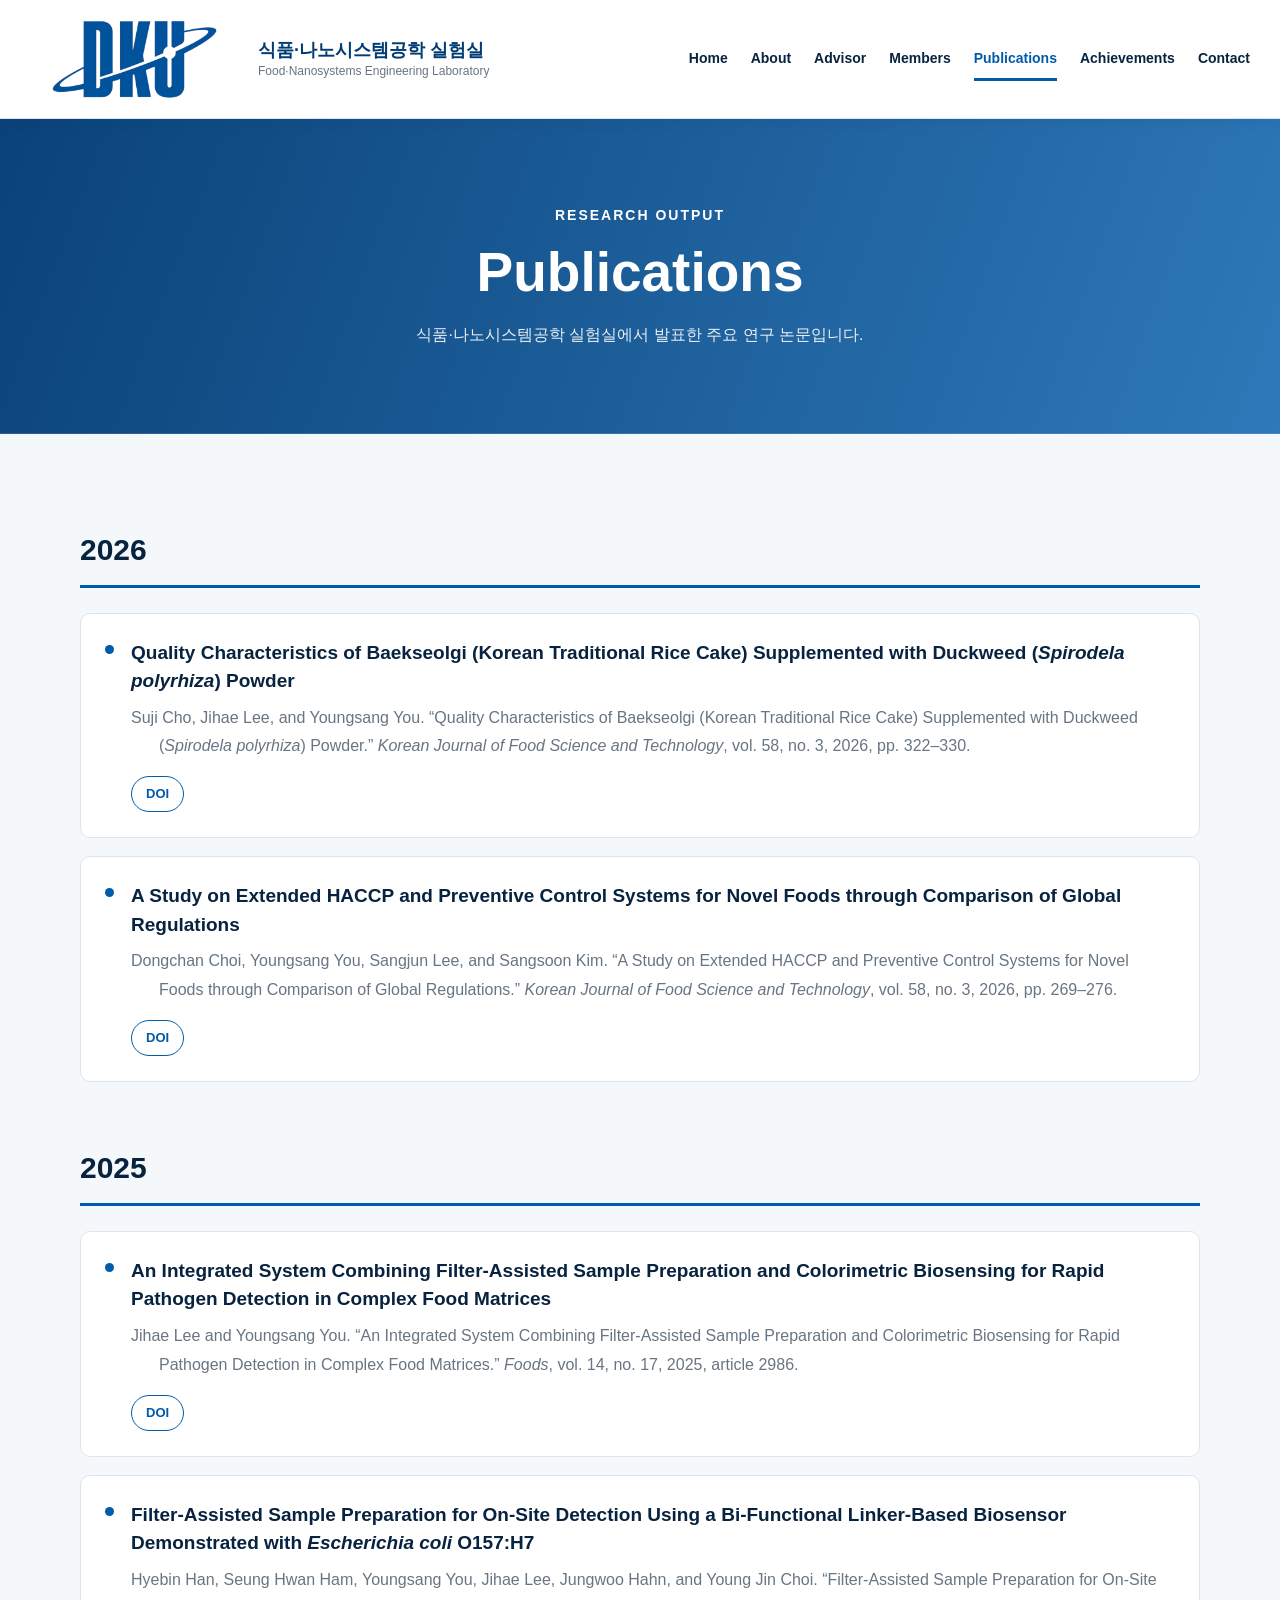
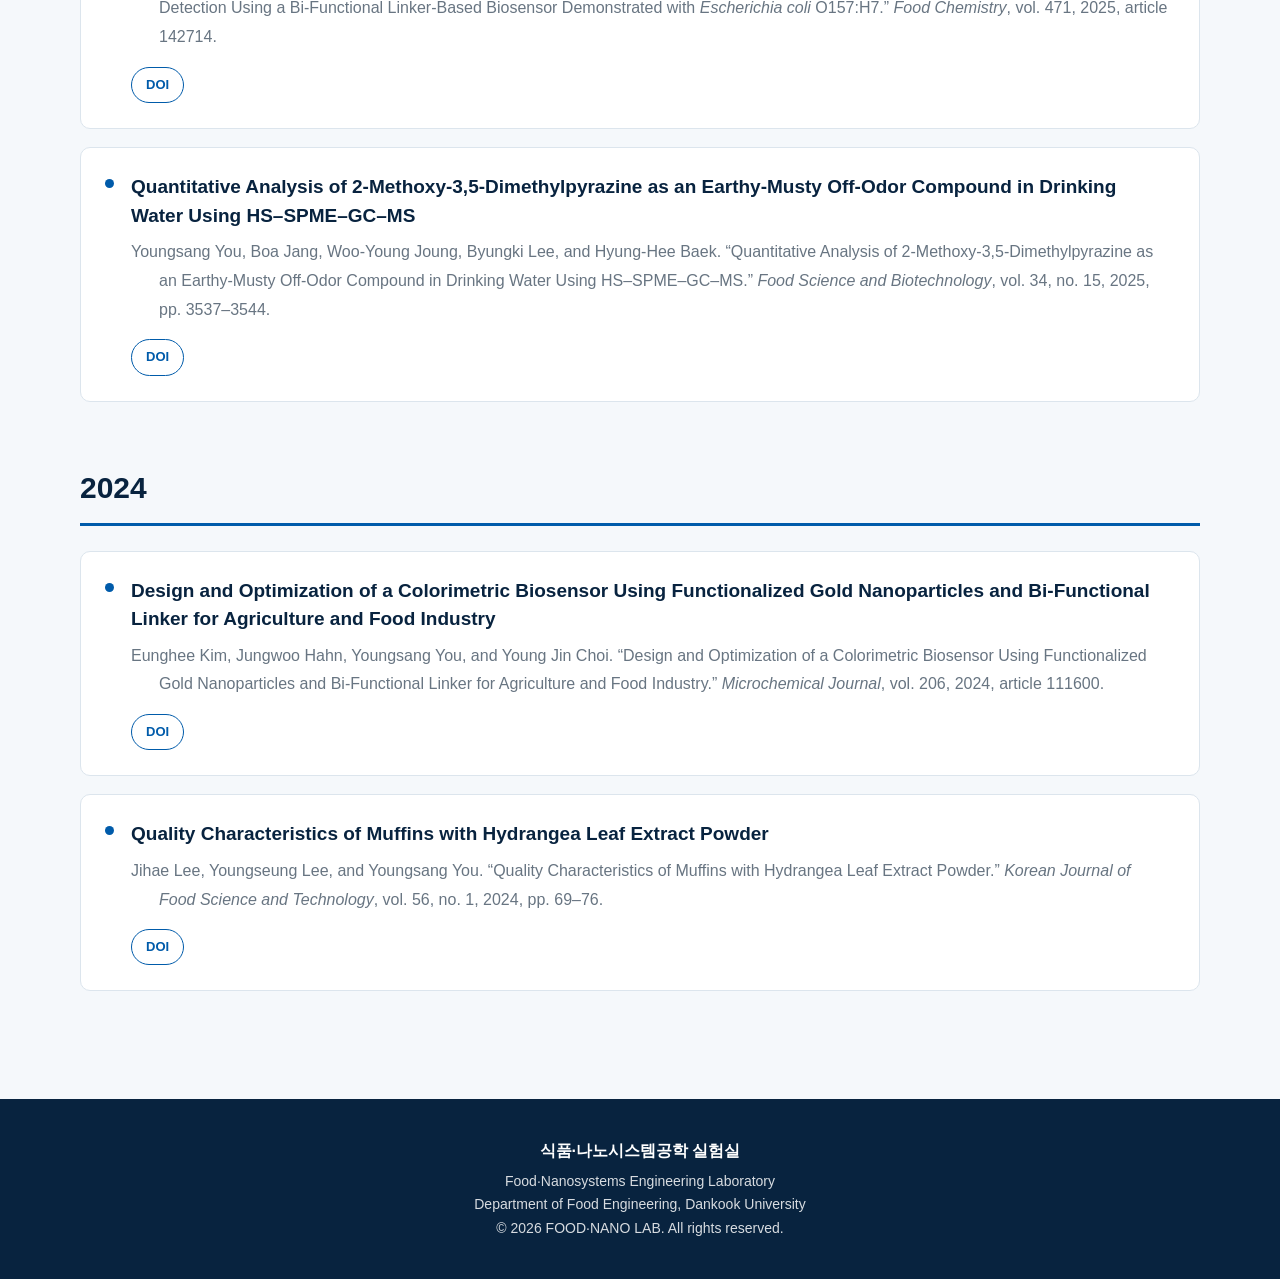
<file: publications.html>
<!DOCTYPE html>
<html lang="ko">
<head>
  <meta charset="UTF-8">
  <meta name="viewport" content="width=device-width, initial-scale=1.0">
  <meta name="description" content="단국대학교 식품·나노시스템공학 실험실">
  <title>Publications | 식품·나노시스템공학 실험실</title>
  <link rel="stylesheet" href="styles.css">
</head>
<body>

<header>
  <div class="header-inner">
    <a class="brand" href="index.html">
      <div class="brand-logo-box"><img src="dku-logo.png" alt="단국대학교 로고"></div>
      <div class="brand-text">
        <strong>식품·나노시스템공학 실험실</strong>
        <span>Food·Nanosystems Engineering Laboratory</span>
      </div>
    </a>
    
<nav aria-label="주요 메뉴">
  <a href="index.html">Home</a>
  <a href="about.html">About</a>
  <a href="advisor.html">Advisor</a>
  <a href="members.html">Members</a>
  <a class="active" href="publications.html">Publications</a>
  <a href="achievements.html">Achievements</a>
  <a href="contact.html">Contact</a>
</nav>

  </div>
</header>

<main>

<section class="page-banner"><span>RESEARCH OUTPUT</span><h1>Publications</h1><p>식품·나노시스템공학 실험실에서 발표한 주요 연구 논문입니다.</p></section>
<section class="section-light"><div class="section">

<div class="year-block"><h2 class="year-title">2026</h2>
  <article class="publication-item">
    <h3>Quality Characteristics of Baekseolgi (Korean Traditional Rice Cake) Supplemented with Duckweed (<em>Spirodela polyrhiza</em>) Powder</h3>
    <p class="mla-citation">Suji Cho, Jihae Lee, and Youngsang You. “Quality Characteristics of Baekseolgi (Korean Traditional Rice Cake) Supplemented with Duckweed (<em>Spirodela polyrhiza</em>) Powder.” <em>Korean Journal of Food Science and Technology</em>, vol. 58, no. 3, 2026, pp. 322–330.</p>
    <div class="publication-links"><a href="https://doi.org/10.9721/KJFST.2026.58.3.322" target="_blank" rel="noopener noreferrer">DOI</a></div>
  </article>
  <article class="publication-item">
      <h3>A Study on Extended HACCP and Preventive Control Systems for Novel Foods through Comparison of Global Regulations</h3>
      <p class="mla-citation">Dongchan Choi, Youngsang You, Sangjun Lee, and Sangsoon Kim. “A Study on Extended HACCP and Preventive Control Systems for Novel Foods through Comparison of Global Regulations.” <em>Korean Journal of Food Science and Technology</em>, vol. 58, no. 3, 2026, pp. 269–276.</p>
      <div class="publication-links"><a href="https://doi.org/10.9721/KJFST.2026.58.3.269" target="_blank" rel="noopener noreferrer">DOI</a></div>
    </article>
</div>

<div class="year-block"><h2 class="year-title">2025</h2>
  <article class="publication-item">
    <h3>An Integrated System Combining Filter-Assisted Sample Preparation and Colorimetric Biosensing for Rapid Pathogen Detection in Complex Food Matrices</h3>
    <p class="mla-citation">Jihae Lee and Youngsang You. “An Integrated System Combining Filter-Assisted Sample Preparation and Colorimetric Biosensing for Rapid Pathogen Detection in Complex Food Matrices.” <em>Foods</em>, vol. 14, no. 17, 2025, article 2986.</p>
    <div class="publication-links"><a href="https://doi.org/10.3390/foods14172986" target="_blank" rel="noopener noreferrer">DOI</a></div>
  </article>
  <article class="publication-item">
    <h3>Filter-Assisted Sample Preparation for On-Site Detection Using a Bi-Functional Linker-Based Biosensor Demonstrated with <em>Escherichia coli</em> O157:H7</h3>
    <p class="mla-citation">Hyebin Han, Seung Hwan Ham, Youngsang You, Jihae Lee, Jungwoo Hahn, and Young Jin Choi. “Filter-Assisted Sample Preparation for On-Site Detection Using a Bi-Functional Linker-Based Biosensor Demonstrated with <em>Escherichia coli</em> O157:H7.” <em>Food Chemistry</em>, vol. 471, 2025, article 142714.</p>
    <div class="publication-links"><a href="https://doi.org/10.1016/j.foodchem.2024.142714" target="_blank" rel="noopener noreferrer">DOI</a></div>
  </article>
  <article class="publication-item">
    <h3>Quantitative Analysis of 2-Methoxy-3,5-Dimethylpyrazine as an Earthy-Musty Off-Odor Compound in Drinking Water Using HS–SPME–GC–MS</h3>
    <p class="mla-citation">Youngsang You, Boa Jang, Woo-Young Joung, Byungki Lee, and Hyung-Hee Baek. “Quantitative Analysis of 2-Methoxy-3,5-Dimethylpyrazine as an Earthy-Musty Off-Odor Compound in Drinking Water Using HS–SPME–GC–MS.” <em>Food Science and Biotechnology</em>, vol. 34, no. 15, 2025, pp. 3537–3544.</p>
    <div class="publication-links"><a href="https://doi.org/10.1007/s10068-025-01953-5" target="_blank" rel="noopener noreferrer">DOI</a></div>
  </article>
</div>

<div class="year-block"><h2 class="year-title">2024</h2>
  <article class="publication-item">
    <h3>Design and Optimization of a Colorimetric Biosensor Using Functionalized Gold Nanoparticles and Bi-Functional Linker for Agriculture and Food Industry</h3>
    <p class="mla-citation">Eunghee Kim, Jungwoo Hahn, Youngsang You, and Young Jin Choi. “Design and Optimization of a Colorimetric Biosensor Using Functionalized Gold Nanoparticles and Bi-Functional Linker for Agriculture and Food Industry.” <em>Microchemical Journal</em>, vol. 206, 2024, article 111600.</p>
    <div class="publication-links"><a href="https://doi.org/10.1016/j.microc.2024.111600" target="_blank" rel="noopener noreferrer">DOI</a></div>
  </article>
  <article class="publication-item">
    <h3>Quality Characteristics of Muffins with Hydrangea Leaf Extract Powder</h3>
    <p class="mla-citation">Jihae Lee, Youngseung Lee, and Youngsang You. “Quality Characteristics of Muffins with Hydrangea Leaf Extract Powder.” <em>Korean Journal of Food Science and Technology</em>, vol. 56, no. 1, 2024, pp. 69–76.</p>
    <div class="publication-links"><a href="https://doi.org/10.9721/KJFST.2024.56.1.69" target="_blank" rel="noopener noreferrer">DOI</a></div>
  </article>
</div>

</div></section>

</main>

<footer>
  <strong>식품·나노시스템공학 실험실</strong>
  <p>Food·Nanosystems Engineering Laboratory</p>
  <p>Department of Food Engineering, Dankook University</p>
  <p>© 2026 FOOD·NANO LAB. All rights reserved.</p>
</footer>

</body>
</html>
</file>
<file: styles.css>
:root {
  --dku-blue: #005baa;
  --dku-dark-blue: #003b73;
  --dku-deep-navy: #08233f;
  --dku-light-blue: #eaf4fc;
  --text: #25313d;
  --gray: #687582;
  --light-gray: #f5f8fb;
  --border: #dce5ed;
  --white: #ffffff;
}

* { box-sizing: border-box; margin: 0; padding: 0; }
html { scroll-behavior: smooth; }
body {
  font-family: Arial, "Noto Sans KR", "Apple SD Gothic Neo", sans-serif;
  color: var(--text);
  line-height: 1.7;
  background: var(--white);
}
a { color: inherit; }
img { max-width: 100%; }

header {
  position: sticky;
  top: 0;
  z-index: 1000;
  background: rgba(255,255,255,.97);
  border-bottom: 1px solid var(--border);
  box-shadow: 0 2px 12px rgba(16,47,79,.08);
  backdrop-filter: blur(8px);
}
.header-inner {
  max-width: 1450px;
  min-height: 112px;
  margin: 0 auto;
  padding: 12px 30px;
  display: flex;
  justify-content: space-between;
  align-items: center;
  gap: 30px;
}
.brand { display:flex; align-items:center; gap:18px; text-decoration:none; flex-shrink:0; }
.brand-logo-box {
  width: 210px;
  height: 92px;
  display:flex;
  align-items:center;
  justify-content:center;
  flex-shrink:0;
  background:var(--white);
}
.brand-logo-box img { width:100%; height:100%; object-fit:contain; display:block; }
.brand-text strong { display:block; color:var(--dku-dark-blue); font-size:18px; line-height:1.35; }
.brand-text span { display:block; color:var(--gray); font-size:12px; line-height:1.4; }

nav { display:flex; align-items:center; justify-content:flex-end; gap:23px; }
nav a {
  position:relative;
  color:var(--dku-deep-navy);
  font-size:14px;
  font-weight:700;
  text-decoration:none;
  padding:35px 0;
  white-space:nowrap;
}
nav a::after {
  content:"";
  position:absolute;
  left:0;
  bottom:25px;
  width:0;
  height:3px;
  background:var(--dku-blue);
  transition:width .25s ease;
}
nav a:hover, nav a.active { color:var(--dku-blue); }
nav a:hover::after, nav a.active::after { width:100%; }

.hero {
  min-height:650px;
  padding:125px 8%;
  display:flex;
  align-items:center;
  color:var(--white);
  background:
    linear-gradient(110deg, rgba(0,49,95,.95), rgba(0,91,170,.80), rgba(16,47,79,.66)),
    url("https://images.unsplash.com/photo-1532187863486-abf9dbad1b69?auto=format&fit=crop&w=1800&q=85");
  background-size:cover;
  background-position:center;
}
.hero-content { width:100%; max-width:1250px; margin:0 auto; }
.hero-label {
  display:inline-block;
  margin-bottom:20px;
  padding:7px 16px;
  border:1px solid rgba(255,255,255,.55);
  border-radius:30px;
  background:rgba(255,255,255,.12);
  font-size:14px;
  letter-spacing:1.5px;
}
.hero h1 { max-width:1000px; margin-bottom:14px; font-size:clamp(39px,5vw,66px); line-height:1.25; word-break:keep-all; }
.hero h2 { max-width:1000px; margin-bottom:30px; font-size:clamp(21px,2.5vw,32px); font-weight:400; line-height:1.4; }
.hero p { max-width:850px; color:rgba(255,255,255,.93); font-size:18px; word-break:keep-all; }

.button-group { display:flex; flex-wrap:wrap; gap:12px; margin-top:35px; }
.button {
  display:inline-block;
  padding:13px 25px;
  border:1px solid var(--white);
  border-radius:5px;
  background:var(--white);
  color:var(--dku-dark-blue);
  font-weight:700;
  text-decoration:none;
  transition:transform .2s ease, background-color .2s ease;
}
.button:hover { transform:translateY(-2px); background:var(--dku-light-blue); }
.button-outline { background:transparent; color:var(--white); }
.button-outline:hover { background:rgba(255,255,255,.14); }

.page-banner {
  padding:85px 30px;
  color:var(--white);
  text-align:center;
  background:
    linear-gradient(110deg, rgba(0,59,115,.96), rgba(0,91,170,.82)),
    url("https://images.unsplash.com/photo-1532094349884-543bc11b234d?auto=format&fit=crop&w=1800&q=85");
  background-size:cover;
  background-position:center;
}
.page-banner span { display:block; margin-bottom:10px; font-size:14px; font-weight:700; letter-spacing:2px; }
.page-banner h1 { font-size:clamp(36px,5vw,55px); line-height:1.25; }
.page-banner p { max-width:750px; margin:15px auto 0; color:rgba(255,255,255,.9); }

.section { max-width:1180px; margin:0 auto; padding:90px 30px; }
.section-light { background:var(--light-gray); }
.section-heading { margin-bottom:50px; text-align:center; }
.section-heading span { display:block; margin-bottom:8px; color:var(--dku-blue); font-size:14px; font-weight:700; letter-spacing:2px; }
.section-heading h2 { color:var(--dku-deep-navy); font-size:36px; line-height:1.35; }
.section-heading p { max-width:760px; margin:14px auto 0; color:var(--gray); }

.about-grid { display:grid; grid-template-columns:repeat(2,1fr); gap:28px; }
.about-card {
  padding:38px;
  border:1px solid var(--border);
  border-top:5px solid var(--dku-blue);
  border-radius:10px;
  background:var(--white);
  box-shadow:0 10px 28px rgba(16,47,79,.07);
}
.about-card h3 { margin-bottom:20px; color:var(--dku-dark-blue); font-size:23px; }
.about-card p + p { margin-top:16px; }

.research-grid { display:grid; grid-template-columns:repeat(3,1fr); gap:25px; }
.research-card {
  min-height:270px;
  padding:34px 30px;
  border:1px solid var(--border);
  border-radius:10px;
  background:var(--white);
  box-shadow:0 7px 20px rgba(16,47,79,.06);
  transition:transform .25s ease, box-shadow .25s ease;
}
.research-card:hover { transform:translateY(-6px); box-shadow:0 14px 30px rgba(16,47,79,.12); }
.research-number { margin-bottom:18px; color:var(--dku-blue); font-size:15px; font-weight:700; }
.research-card h3 { margin-bottom:15px; color:var(--dku-deep-navy); font-size:21px; }
.research-card p { color:var(--gray); }

.profile-card {
  display:grid;
  grid-template-columns:220px 1fr;
  gap:45px;
  padding:42px;
  border:1px solid var(--border);
  border-radius:14px;
  background:var(--white);
  box-shadow:0 12px 32px rgba(16,47,79,.08);
}
.profile-photo, .member-photo {
  display:flex;
  align-items:center;
  justify-content:center;
  border-radius:10px;
  background:linear-gradient(135deg,var(--dku-light-blue),#d7eafb);
  color:var(--dku-dark-blue);
  text-align:center;
  font-weight:700;
}
.profile-photo {
  width: 220px;
  height: 280px;
  min-height: 0;
  align-self: start;
  overflow: hidden;
}
.profile-role { margin-bottom:6px; color:var(--dku-blue); font-size:14px; font-weight:700; letter-spacing:1px; }
.profile-content h2 { margin-bottom:5px; color:var(--dku-deep-navy); font-size:34px; }
.profile-status { margin-bottom:25px; color:var(--gray); }
.profile-info { padding:20px 0; border-top:1px solid var(--border); border-bottom:1px solid var(--border); }
.profile-info p { margin-bottom:8px; }
.profile-info strong { color:var(--dku-dark-blue); }
.profile-info a, .member-card a { color:var(--dku-blue); text-decoration:none; }
.profile-info a:hover, .member-card a:hover { text-decoration:underline; }

.research-interests { margin-top:25px; }
.research-interests h3 { margin-bottom:12px; color:var(--dku-deep-navy); }
.tag-list { display:flex; flex-wrap:wrap; gap:10px; }
.tag { padding:7px 13px; border-radius:30px; background:var(--dku-light-blue); color:var(--dku-dark-blue); font-size:14px; font-weight:700; }

.member-section-title { margin-bottom:25px; padding-bottom:12px; border-bottom:3px solid var(--dku-blue); color:var(--dku-deep-navy); font-size:28px; }
.member-grid { display:grid; grid-template-columns:repeat(3,1fr); gap:25px; }
.member-card {
  padding:30px;
  border:1px solid var(--border);
  border-radius:12px;
  background:var(--white);
  box-shadow:0 8px 24px rgba(16,47,79,.07);
}
.member-photo {
  width: 150px;
  height: 190px;
  margin: 0 auto 24px;
  overflow: hidden;
}
.member-card h3 { color:var(--dku-deep-navy); font-size:23px; }
.member-position { margin-bottom:18px; color:var(--dku-blue); font-weight:700; }
.member-card p { color:var(--gray); margin-bottom:8px; }

.year-block + .year-block { margin-top:60px; }
.year-title { margin-bottom:25px; padding-bottom:10px; border-bottom:3px solid var(--dku-blue); color:var(--dku-deep-navy); font-size:30px; }
.publication-item {
  position:relative;
  margin-bottom:18px;
  padding:25px 28px 25px 50px;
  border:1px solid var(--border);
  border-radius:10px;
  background:var(--white);
}
.publication-item::before {
  content:"";
  position:absolute;
  left:24px;
  top:31px;
  width:9px;
  height:9px;
  border-radius:50%;
  background:var(--dku-blue);
}
.publication-item h3 { margin-bottom:8px; color:var(--dku-deep-navy); font-size:19px; line-height:1.5; }
.mla-citation { padding-left:28px; text-indent:-28px; color:var(--gray); line-height:1.8; }
.publication-links { display:flex; flex-wrap:wrap; gap:10px; margin-top:15px; }
.publication-links a {
  display:inline-block;
  padding:6px 14px;
  border:1px solid var(--dku-blue);
  border-radius:30px;
  color:var(--dku-blue);
  font-size:13px;
  font-weight:700;
  text-decoration:none;
}
.publication-links a:hover { background:var(--dku-blue); color:var(--white); }

.award-list { display:grid; gap:20px; }
.award-item {
  display:grid;
  grid-template-columns:110px 1fr;
  gap:25px;
  padding:27px 30px;
  border:1px solid var(--border);
  border-left:6px solid var(--dku-blue);
  border-radius:10px;
  background:var(--white);
  box-shadow:0 7px 20px rgba(16,47,79,.05);
}
.award-year { color:var(--dku-blue); font-size:22px; font-weight:700; }
.award-content h3 { margin-bottom:6px; color:var(--dku-deep-navy); font-size:20px; }
.award-content p { color:var(--gray); }
.award-content p + p { margin-top:6px; }
.achievement-english { margin-top:20px; padding:20px 22px; border-radius:8px; background:var(--dku-light-blue); }
.achievement-english h4 { margin-bottom:8px; color:var(--dku-dark-blue); font-size:17px; line-height:1.5; }
.achievement-english p { color:var(--gray); }

.contact-page { background:linear-gradient(135deg,var(--dku-dark-blue),var(--dku-blue)); }
.contact-page .section-heading span,
.contact-page .section-heading h2,
.contact-page .section-heading p { color:var(--white); }
.contact-page .section-heading p { opacity:.88; }
.contact-grid { display:grid; grid-template-columns:repeat(2,1fr); gap:28px; margin-bottom:35px; }
.contact-card { padding:38px; border-radius:12px; background:var(--white); box-shadow:0 12px 30px rgba(0,30,60,.2); }
.contact-role { margin-bottom:8px; color:var(--dku-blue); font-size:14px; font-weight:700; letter-spacing:.7px; }
.contact-card h3 { margin-bottom:5px; color:var(--dku-deep-navy); font-size:27px; }
.contact-status { margin-bottom:22px; color:var(--gray); font-size:15px; }
.contact-info { padding-top:20px; border-top:1px solid var(--border); }
.contact-info p { margin-bottom:8px; }
.contact-info strong { color:var(--dku-dark-blue); }
.contact-info a { color:var(--dku-blue); text-decoration:none; }
.contact-info a:hover { text-decoration:underline; }
.map-box { overflow:hidden; border:6px solid rgba(255,255,255,.25); border-radius:12px; background:var(--white); box-shadow:0 12px 30px rgba(0,30,60,.2); }
.map-box iframe { width:100%; height:460px; display:block; border:0; }
.map-link { padding:18px 22px; text-align:center; background:var(--white); }
.map-link a { color:var(--dku-blue); font-weight:700; text-decoration:none; }
.map-link a:hover { text-decoration:underline; }

footer { padding:38px 20px; background:var(--dku-deep-navy); color:rgba(255,255,255,.84); text-align:center; font-size:14px; }
footer strong { display:block; margin-bottom:5px; color:var(--white); font-size:16px; }

@media (max-width:1150px) {
  .header-inner { flex-direction:column; align-items:flex-start; padding:12px 24px; }
  nav { width:100%; justify-content:flex-start; gap:20px; overflow-x:auto; }
  nav a { padding:8px 0 15px; }
  nav a::after { bottom:6px; }
}
@media (max-width:900px) {
  .hero { min-height:590px; padding:100px 30px; }
  .about-grid,.research-grid,.contact-grid,.member-grid { grid-template-columns:1fr; }
  .profile-card { grid-template-columns:1fr; }
  .profile-photo {
    width: 190px;
    height: 240px;
    margin: 0 auto;
  }
}
@media (max-width:600px) {
  .header-inner { min-height:auto; }
  .brand { gap:10px; }
  .brand-logo-box { width:145px; height:68px; }
  .brand-text strong { font-size:14px; }
  .brand-text span { font-size:9px; }
  nav { gap:17px; }
  nav a { font-size:13px; }
  .hero h1 { font-size:35px; }
  .hero h2 { font-size:21px; }
  .hero p { font-size:16px; }
  .section { padding:70px 20px; }
  .section-heading h2 { font-size:29px; }
  .about-card,.profile-card,.contact-card { padding:27px 22px; }
  .award-item { grid-template-columns:1fr; gap:5px; }

  .member-photo {
    width: 135px;
    height: 170px;
  }
  .map-box iframe { height:350px; }
}


.profile-photo img,
.member-photo img {
  width: 100%;
  height: 100%;
  display: block;
  object-fit: cover;
  object-position: center;
  border-radius: inherit;
}

.member-history {
  margin-top: 18px;
  padding-top: 16px;
  border-top: 1px solid var(--border);
}

.member-history h4 {
  margin-bottom: 8px;
  color: var(--dku-deep-navy);
  font-size: 16px;
}

.member-history p {
  margin-bottom: 5px;
  color: var(--gray);
}


.advisor-detail-section {
  margin-top: 32px;
  padding-top: 26px;
  border-top: 1px solid var(--border);
}

.advisor-detail-section h3 {
  margin-bottom: 14px;
  color: var(--dku-deep-navy);
  font-size: 23px;
}

.advisor-detail-section p {
  color: var(--gray);
  text-align: justify;
  word-break: keep-all;
}

.advisor-detail-section p + p {
  margin-top: 14px;
}
</file>
